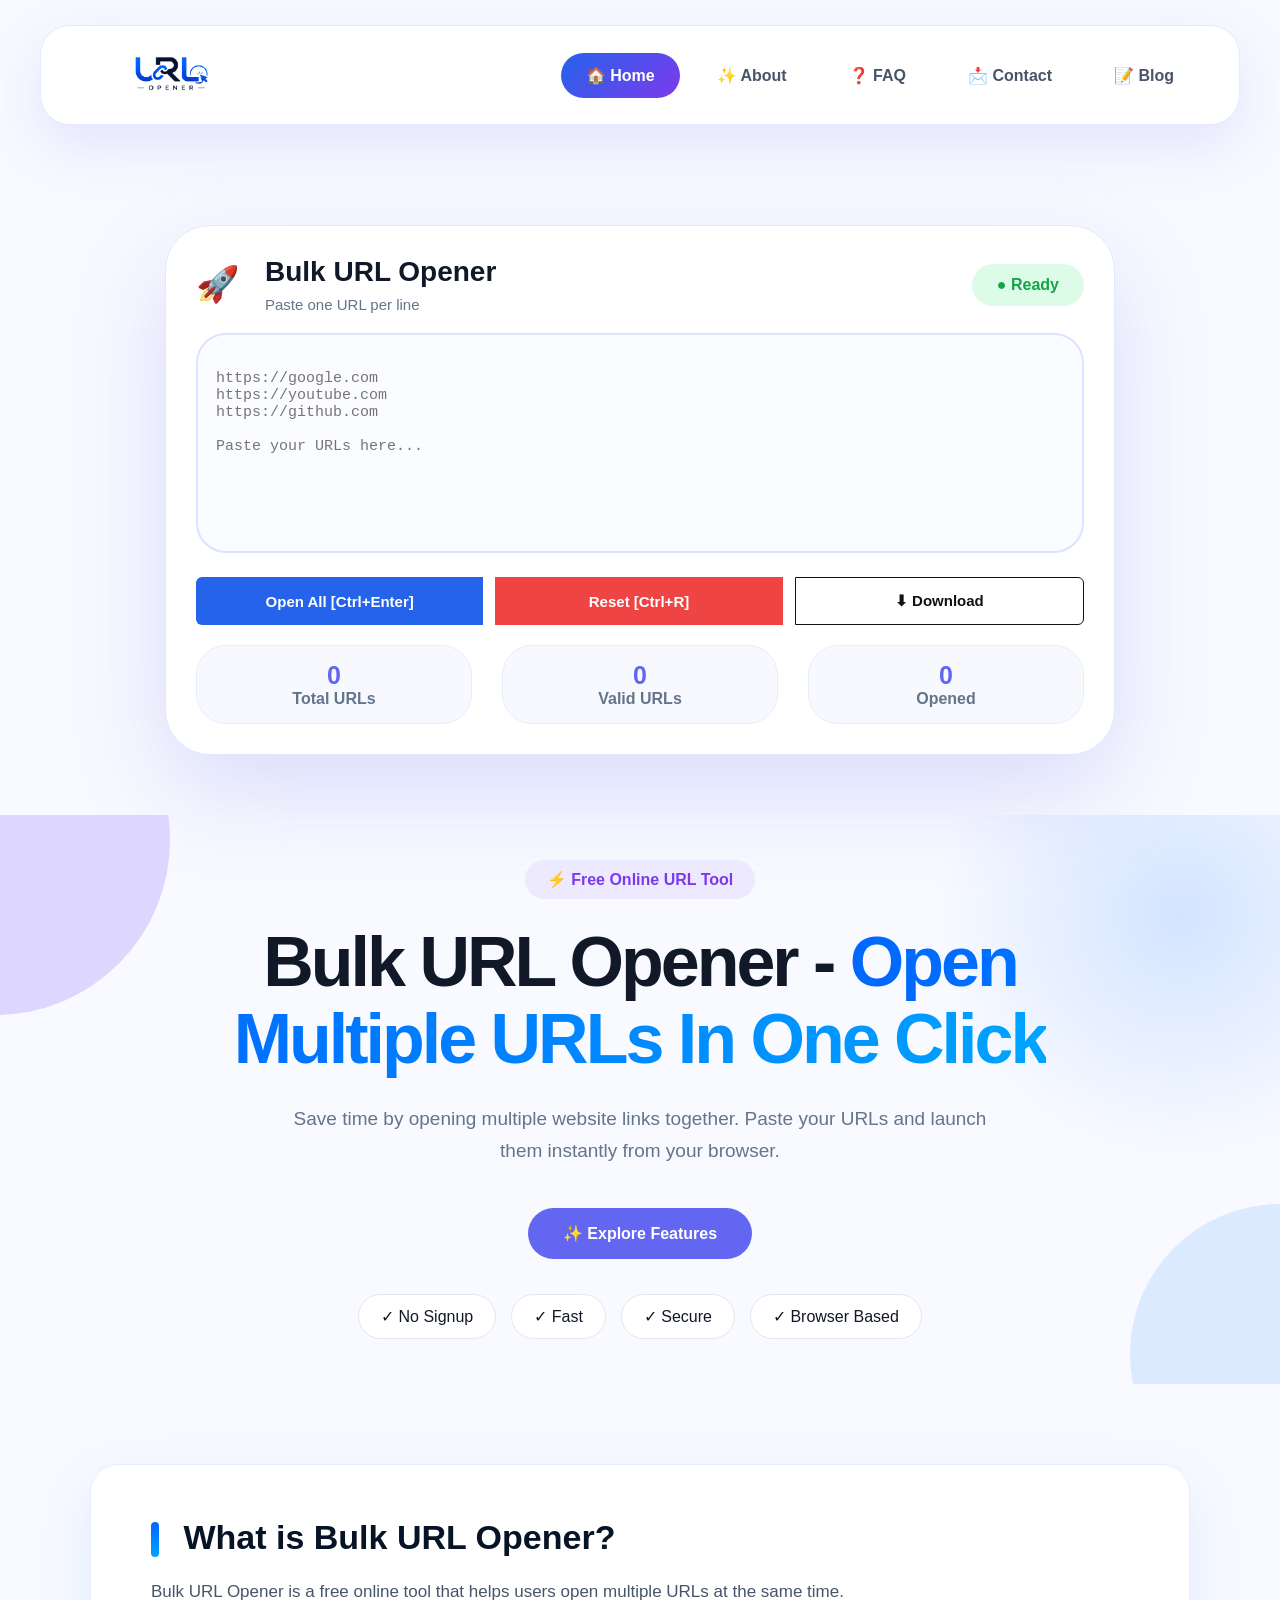
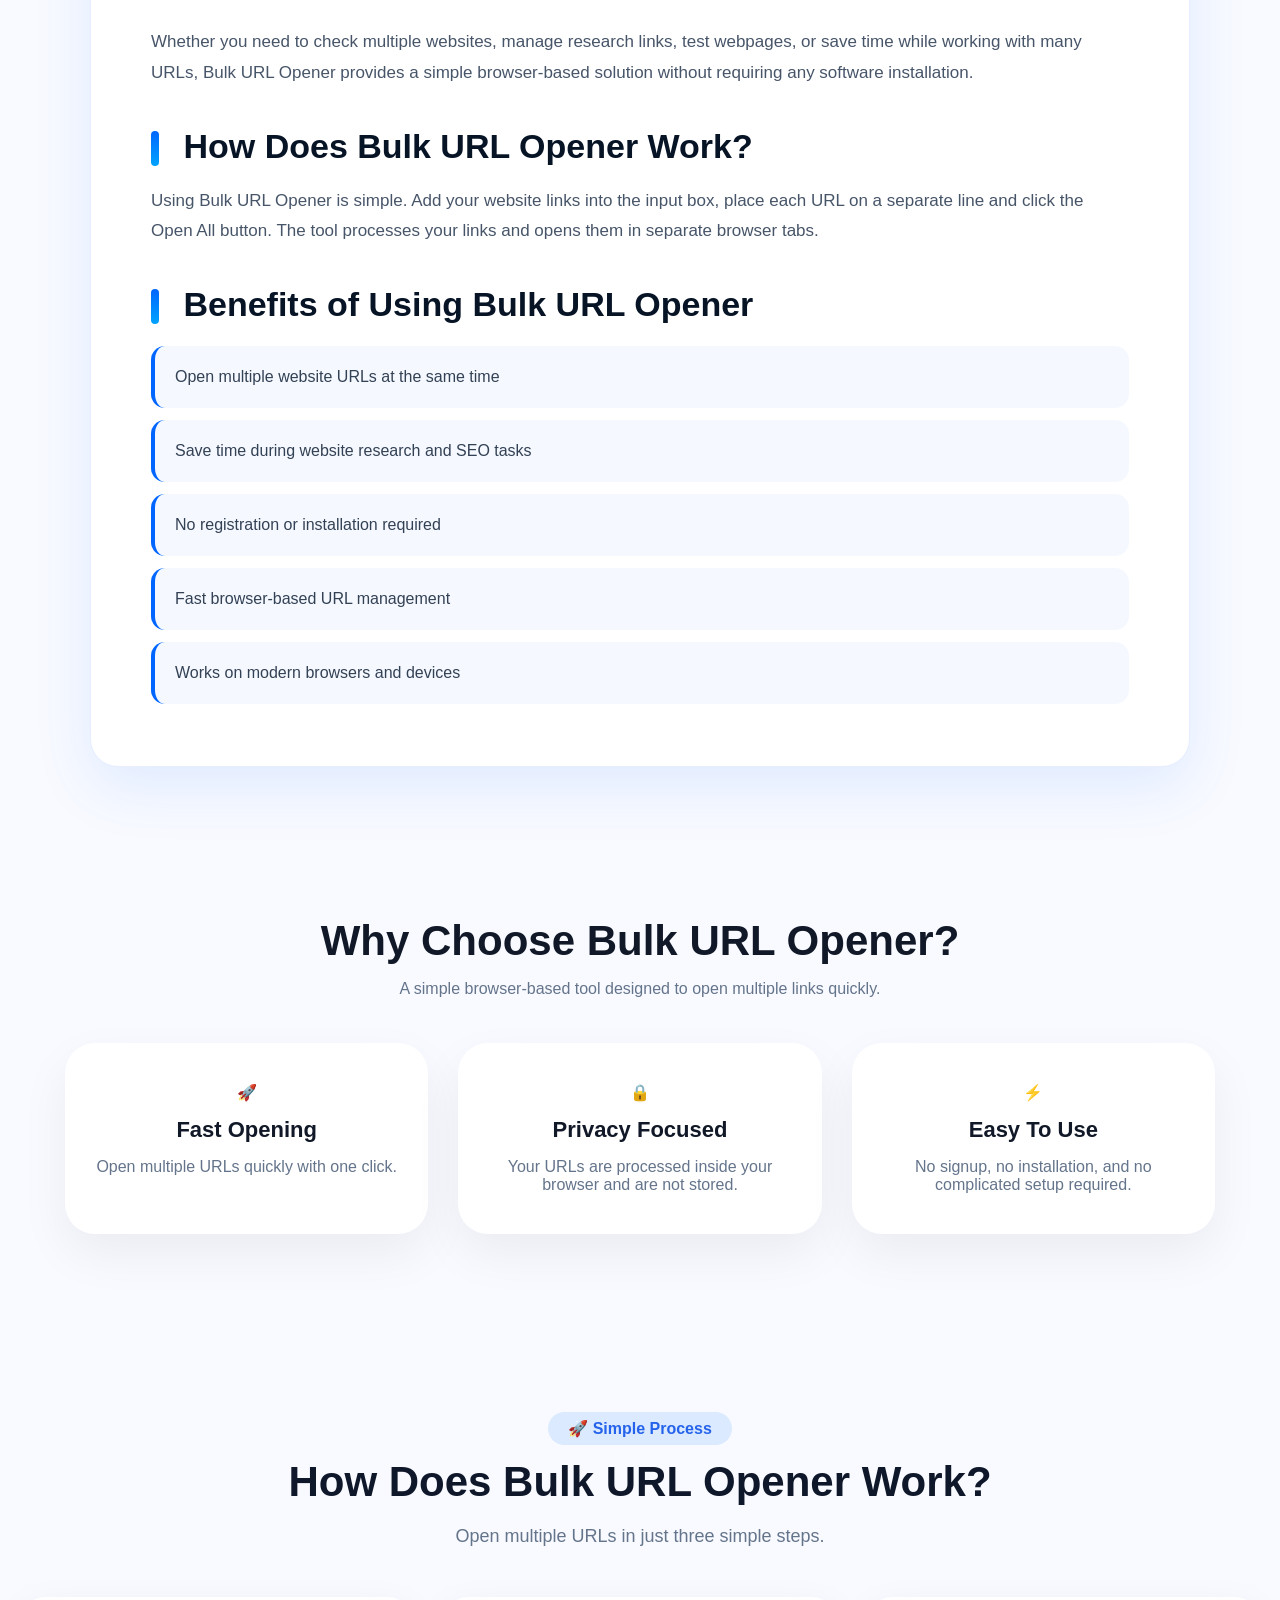
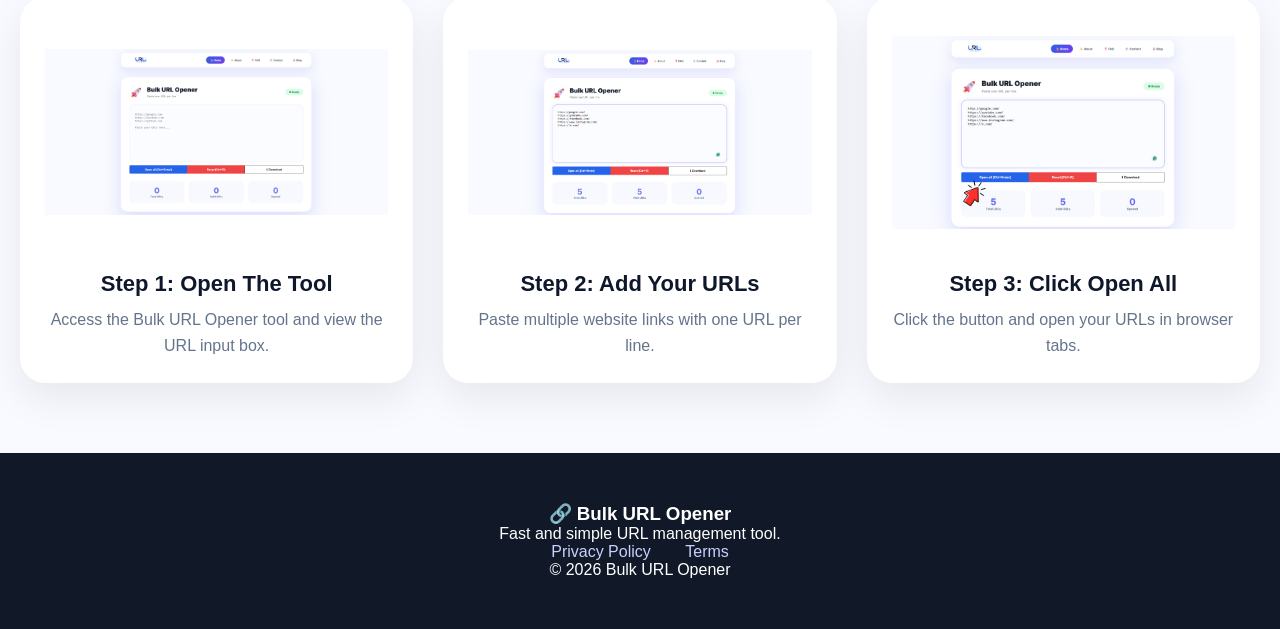
<file: index.html>
<!DOCTYPE html>
<html lang="en">

<head>

<meta charset="UTF-8">

<meta name="viewport" content="width=device-width, initial-scale=1.0">


<title>
Bulk URL Opener Tool | Open Multiple URLs Instantly
</title>


<meta name="description" content="Bulk URL Opener is a free online tool to open multiple URLs at once. Open multiple links instantly from your browser without installing software.">


<meta name="robots" content="index, follow">


<link rel="canonical" href="https://urlopener.site/">


<link rel="icon" type="image/png" href="favicon.png.png">


<link rel="stylesheet" href="style.css">





<!-- SOFTWARE APPLICATION SCHEMA -->

<script type="application/ld+json">

{
"@context":"https://schema.org",
"@type":"SoftwareApplication",

"name":"Bulk URL Opener",

"url":"https://urlopener.site/",

"description":"Bulk URL Opener is a free online tool that helps users open multiple URLs instantly in their browser.",

"applicationCategory":"UtilityApplication",

"operatingSystem":"Web Browser",

"offers":{

"@type":"Offer",

"price":"0",

"priceCurrency":"USD"

}

}

</script>





<!-- ORGANIZATION SCHEMA -->


<script type="application/ld+json">

{
"@context":"https://schema.org",

"@type":"Organization",

"name":"Bulk URL Opener",

"url":"https://urlopener.site/",

"logo":"https://urlopener.site/favicon.png.png"

}

</script>





<!-- FAQ SCHEMA -->


<script type="application/ld+json">

{
"@context":"https://schema.org",

"@type":"FAQPage",

"mainEntity":[


{

"@type":"Question",

"name":"What is Bulk URL Opener?",

"acceptedAnswer":{

"@type":"Answer",

"text":"Bulk URL Opener is a free online tool that helps users open multiple URLs at once in their browser."

}

},


{

"@type":"Question",

"name":"Is Bulk URL Opener free to use?",

"acceptedAnswer":{

"@type":"Answer",

"text":"Yes, Bulk URL Opener is free to use without registration."

}

},


{

"@type":"Question",

"name":"Are my URLs stored?",

"acceptedAnswer":{

"@type":"Answer",

"text":"No, URLs are processed directly in your browser and are not stored."

}

}


]

}

</script>


</head>





<body>





<!-- HEADER -->


<header class="header">


<div class="header-box">


<a href="index.html" class="logo">

<img src="logo.png.png" alt="Bulk URL Opener Logo">

</a>




<nav>


<a class="active" href="index.html">
🏠 Home
</a>


<a href="about.html">
✨ About
</a>


<a href="faq.html">
❓ FAQ
</a>


<a href="contact.html">
📩 Contact
</a>


<a href="blog.html">
📝 Blog
</a>



</nav>



</div>


</header>









<!-- TOOL SECTION -->


<section class="tool-section">


<div class="tool-card">



<div class="tool-heading">


<div class="tool-title">


<span>
🚀
</span>



<div>

<h2>
Bulk URL Opener
</h2>


<p>
Paste one URL per line
</p>


</div>


</div>




<div class="ready">

● Ready

</div>


</div>







<textarea 
id="urlTextarea"
placeholder="
https://google.com
https://youtube.com
https://github.com

Paste your URLs here..."
></textarea>






<div class="buttons">


<button id="openBtn">

Open All

<span>
[Ctrl+Enter]
</span>

</button>




<button id="clearBtn">

Reset

<span>
[Ctrl+R]
</span>

</button>



</div>







<div class="stats">


<div>

<strong id="totalCount">
0
</strong>


<span>
Total URLs
</span>


</div>




<div>

<strong id="validCount">
0
</strong>


<span>
Valid URLs
</span>


</div>




<div>

<strong id="openedCount">
0
</strong>


<span>
Opened
</span>


</div>



</div>




</div>


</section>









<!-- HERO SECTION -->


<section class="hero">


<div class="circle one"></div>

<div class="circle two"></div>




<div class="hero-content">


<span class="badge">

⚡ Free Online URL Tool

</span>




<h1>

Bulk URL Opener -

<span>

Open Multiple URLs In One Click

</span>


</h1>





<p>

Save time by opening multiple website links together.
Paste your URLs and launch them instantly from your browser.

</p>






<div class="hero-buttons">


<a href="#features" class="primary">

✨ Explore Features

</a>


</div>







<div class="trust">


<span>
✓ No Signup
</span>


<span>
✓ Fast
</span>


<span>
✓ Secure
</span>


<span>
✓ Browser Based
</span>



</div>



</div>


</section>

<!-- SEO CONTENT SECTION -->


<section class="seo-content">


<h2>
What is Bulk URL Opener?
</h2>


<p>

Bulk URL Opener is a free online tool that helps users open multiple URLs at the same time.

</p>



<p>

Whether you need to check multiple websites, manage research links, test webpages, or save time while working with many URLs, Bulk URL Opener provides a simple browser-based solution without requiring any software installation.

</p>





<h2>
How Does Bulk URL Opener Work?
</h2>



<p>

Using Bulk URL Opener is simple. Add your website links into the input box, place each URL on a separate line and click the Open All button. The tool processes your links and opens them in separate browser tabs.

</p>





<h2>
Benefits of Using Bulk URL Opener
</h2>



<ul>


<li>
Open multiple website URLs at the same time
</li>


<li>
Save time during website research and SEO tasks
</li>


<li>
No registration or installation required
</li>


<li>
Fast browser-based URL management
</li>


<li>
Works on modern browsers and devices
</li>


</ul>



</section>









<!-- FEATURES SECTION -->


<section class="features" id="features">



<h2>
Why Choose Bulk URL Opener?
</h2>



<p>

A simple browser-based tool designed to open multiple links quickly.

</p>





<div class="feature-grid">



<div>


🚀


<h3>
Fast Opening
</h3>


<p>

Open multiple URLs quickly with one click.

</p>


</div>







<div>


🔒


<h3>
Privacy Focused
</h3>


<p>

Your URLs are processed inside your browser and are not stored.

</p>


</div>







<div>


⚡


<h3>
Easy To Use
</h3>


<p>

No signup, no installation, and no complicated setup required.

</p>


</div>



</div>



</section>









<!-- HOW IT WORKS -->


<section class="steps">



<div class="work-title">


<span>

🚀 Simple Process

</span>



<h2>

How Does Bulk URL Opener Work?

</h2>



<p>

Open multiple URLs in just three simple steps.

</p>



</div>







<div class="work-grid">





<div class="work-card">


<img src="step1.png" 
alt="Open Bulk URL Opener tool">


<h3>

Step 1: Open The Tool

</h3>


<p>

Access the Bulk URL Opener tool and view the URL input box.

</p>


</div>









<div class="work-card">


<img src="step2.png" 
alt="Add multiple URLs in Bulk URL Opener">


<h3>

Step 2: Add Your URLs

</h3>


<p>

Paste multiple website links with one URL per line.

</p>


</div>









<div class="work-card">


<img src="step3.png.png" 
alt="Click open button to open URLs">


<h3>

Step 3: Click Open All

</h3>


<p>

Click the button and open your URLs in browser tabs.

</p>


</div>




</div>



</section>









<!-- FOOTER -->


<footer>



<h3>

🔗 Bulk URL Opener

</h3>




<p>

Fast and simple URL management tool.

</p>





<div>


<a href="privacy.html">

Privacy Policy

</a>



<a href="terms.html">

Terms

</a>



</div>







<p>

© 2026 Bulk URL Opener

</p>



</footer>








<!-- JAVASCRIPT -->


<script src="script.js"></script>



</body>


</html>
</file>
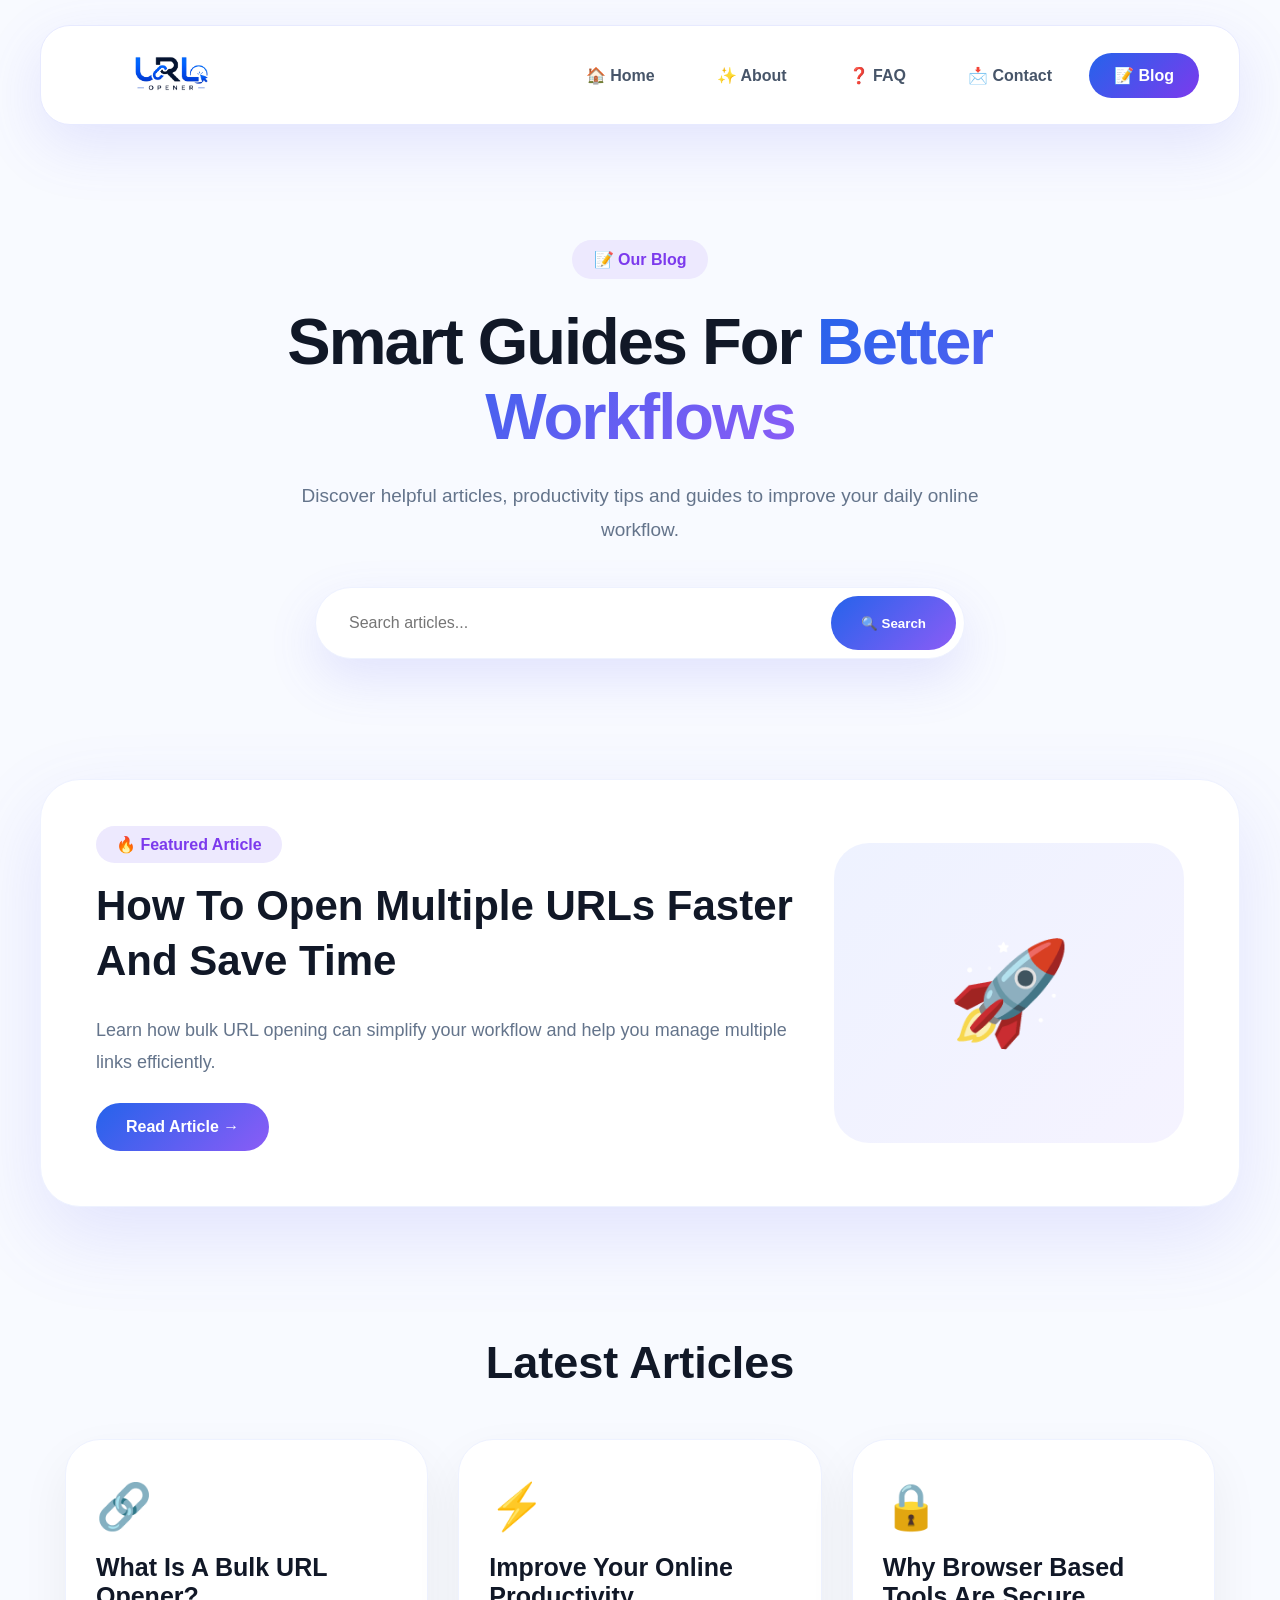
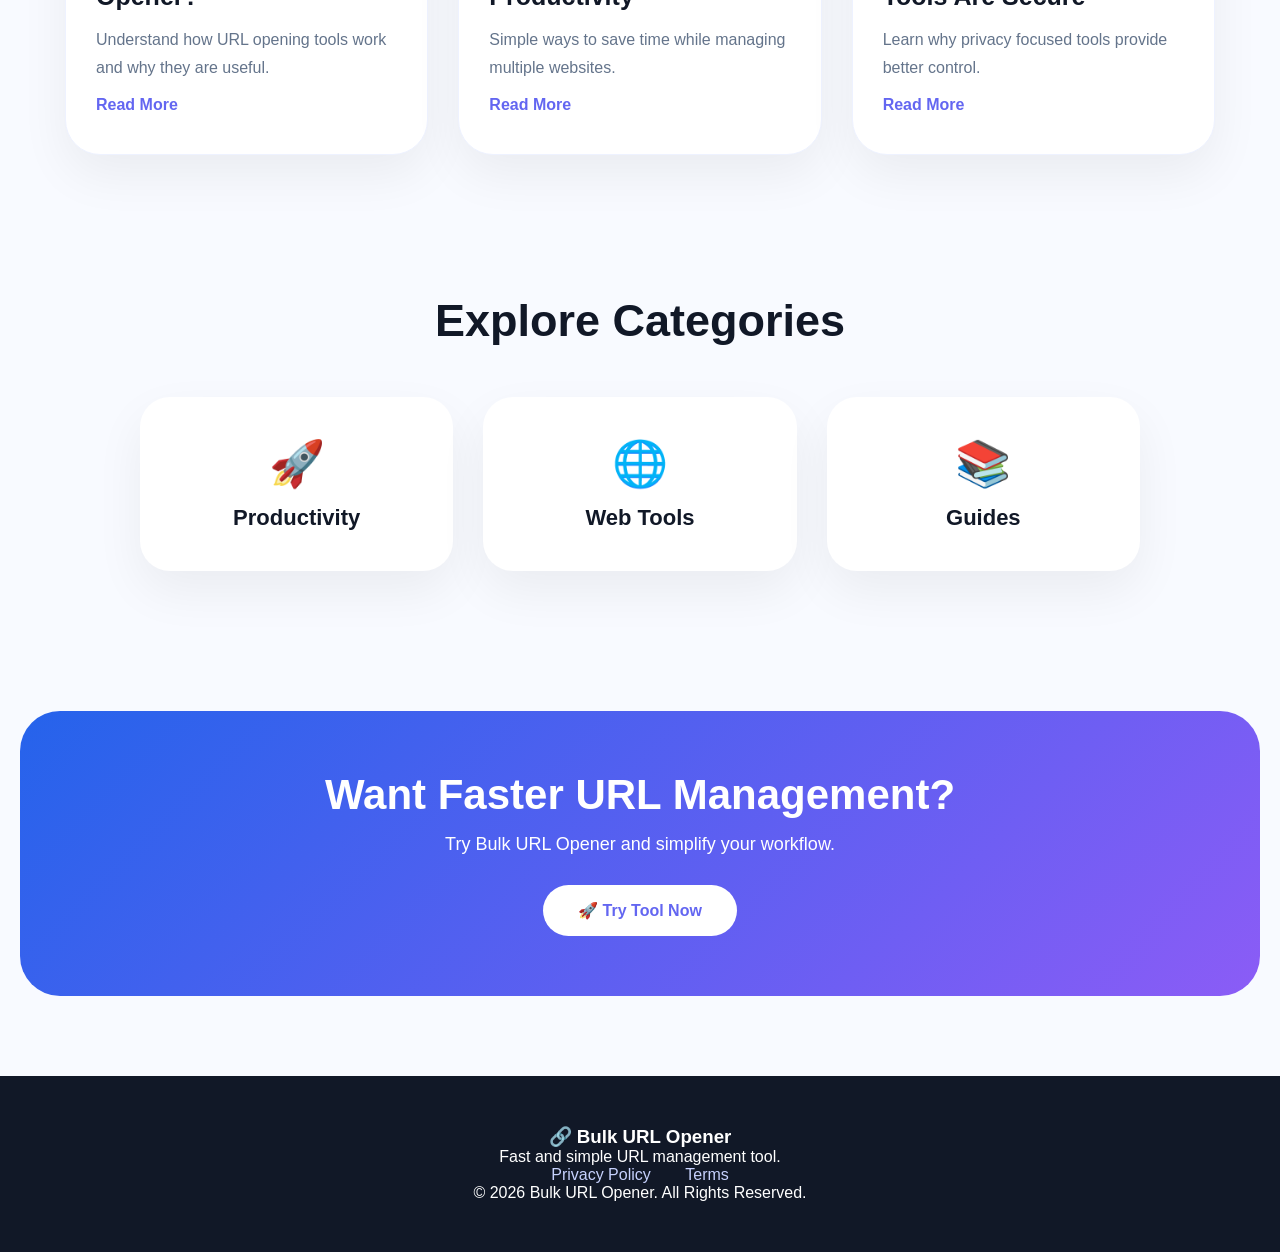
<file: blog.html>
<!DOCTYPE html>
<html lang="en">

<head>

<meta charset="UTF-8">

<meta name="viewport" content="width=device-width, initial-scale=1.0">


<title>
Bulk URL Opener Blog | Tips, Guides & URL Management Insights
</title>


<meta name="description" content="Explore Bulk URL Opener blog for helpful guides, tips and insights about URL management, productivity tools, browser shortcuts and smarter ways to handle multiple links.">

<!-- Open Graph Tags -->

<meta property="og:title" content="Bulk URL Opener | Open Multiple URLs Instantly">

<meta property="og:description" content="Open multiple URLs instantly with our free online Bulk URL Opener tool. Save time by opening multiple links together with one click.">

<meta property="og:url" content="https://urlopener.site/">

<meta property="og:type" content="website">

<meta property="og:image" content="https://urlopener.site/favicon.png.png">



<!-- Twitter Card -->

<meta name="twitter:card" content="summary_large_image">

<meta name="twitter:title" content="Bulk URL Opener | Open Multiple URLs Instantly">

<meta name="twitter:description" content="Open multiple website URLs quickly with our free browser-based URL opener tool.">

<meta name="twitter:image" content="https://urlopener.site/favicon.png.png">

<link rel="icon" type="image/png" href="favicon.png.png">

<link rel="canonical" href="https://urlopener.site/blog">

<link rel="stylesheet" href="style.css">

</head>


<body>


<!-- HEADER -->

<header class="header">


<div class="header-box">


<a href="index.html" class="logo">

<img src="logo.png.png"
alt="Bulk URL Opener">

</a>



<nav>


<a href="index.html">
🏠 Home
</a>


<a href="about.html">
✨ About
</a>

<a href="faq.html">
❓ FAQ
</a>

<a href="contact.html">
📩 Contact
</a>


<a href="blog.html" class="active">
📝 Blog
</a>


</nav>


</div>


</header>










<!-- BLOG HERO -->


<section class="blog-hero">


<span class="badge">

📝 Our Blog

</span>



<h1>

Smart Guides For

<span>

Better Workflows

</span>

</h1>




<p>

Discover helpful articles, productivity tips and guides
to improve your daily online workflow.

</p>






<div class="blog-search">


<input 
type="text"
placeholder="Search articles...">



<button>

🔍 Search

</button>


</div>



</section>









<!-- FEATURED -->


<section class="featured-blog">


<div class="featured-box">


<div class="featured-content">


<span>

🔥 Featured Article

</span>



<h2>

How To Open Multiple URLs Faster And Save Time

</h2>



<p>

Learn how bulk URL opening can simplify your workflow
and help you manage multiple links efficiently.

</p>



<a href="#">

Read Article →

</a>


</div>





<div class="featured-image">


🚀

</div>



</div>


</section>









<!-- LATEST ARTICLES -->


<section class="latest-blog">


<h2>

Latest Articles

</h2>




<div class="article-grid">





<div class="article-card">


<div class="article-icon">

🔗

</div>


<h3>

What Is A Bulk URL Opener?

</h3>


<p>

Understand how URL opening tools work and why they
are useful.

</p>


<a href="#">

Read More

</a>


</div>









<div class="article-card">


<div class="article-icon">

⚡

</div>


<h3>

Improve Your Online Productivity

</h3>


<p>

Simple ways to save time while managing multiple websites.

</p>


<a href="#">

Read More

</a>


</div>









<div class="article-card">


<div class="article-icon">

🔒

</div>


<h3>

Why Browser Based Tools Are Secure

</h3>


<p>

Learn why privacy focused tools provide better control.

</p>


<a href="#">

Read More

</a>


</div>






</div>


</section>









<!-- CATEGORIES -->


<section class="blog-category">


<h2>

Explore Categories

</h2>



<div class="category-grid">


<div>

🚀

<h3>
Productivity
</h3>

</div>




<div>

🌐

<h3>
Web Tools
</h3>

</div>





<div>

📚

<h3>
Guides
</h3>

</div>




</div>


</section>









<!-- CTA -->


<section class="cta-section">


<h2>

Want Faster URL Management?

</h2>


<p>

Try Bulk URL Opener and simplify your workflow.

</p>



<a href="index.html">

🚀 Try Tool Now

</a>



</section>









<!-- FOOTER -->


<footer>


<h3>
🔗 Bulk URL Opener
</h3>


<p>
Fast and simple URL management tool.
</p>



<div>

<a href="privacy.html">
Privacy Policy
</a>


<a href="terms.html">
Terms
</a>


</div>



<p>
© 2026 Bulk URL Opener. All Rights Reserved.
</p>


</footer>



</body>

</html>
</file>
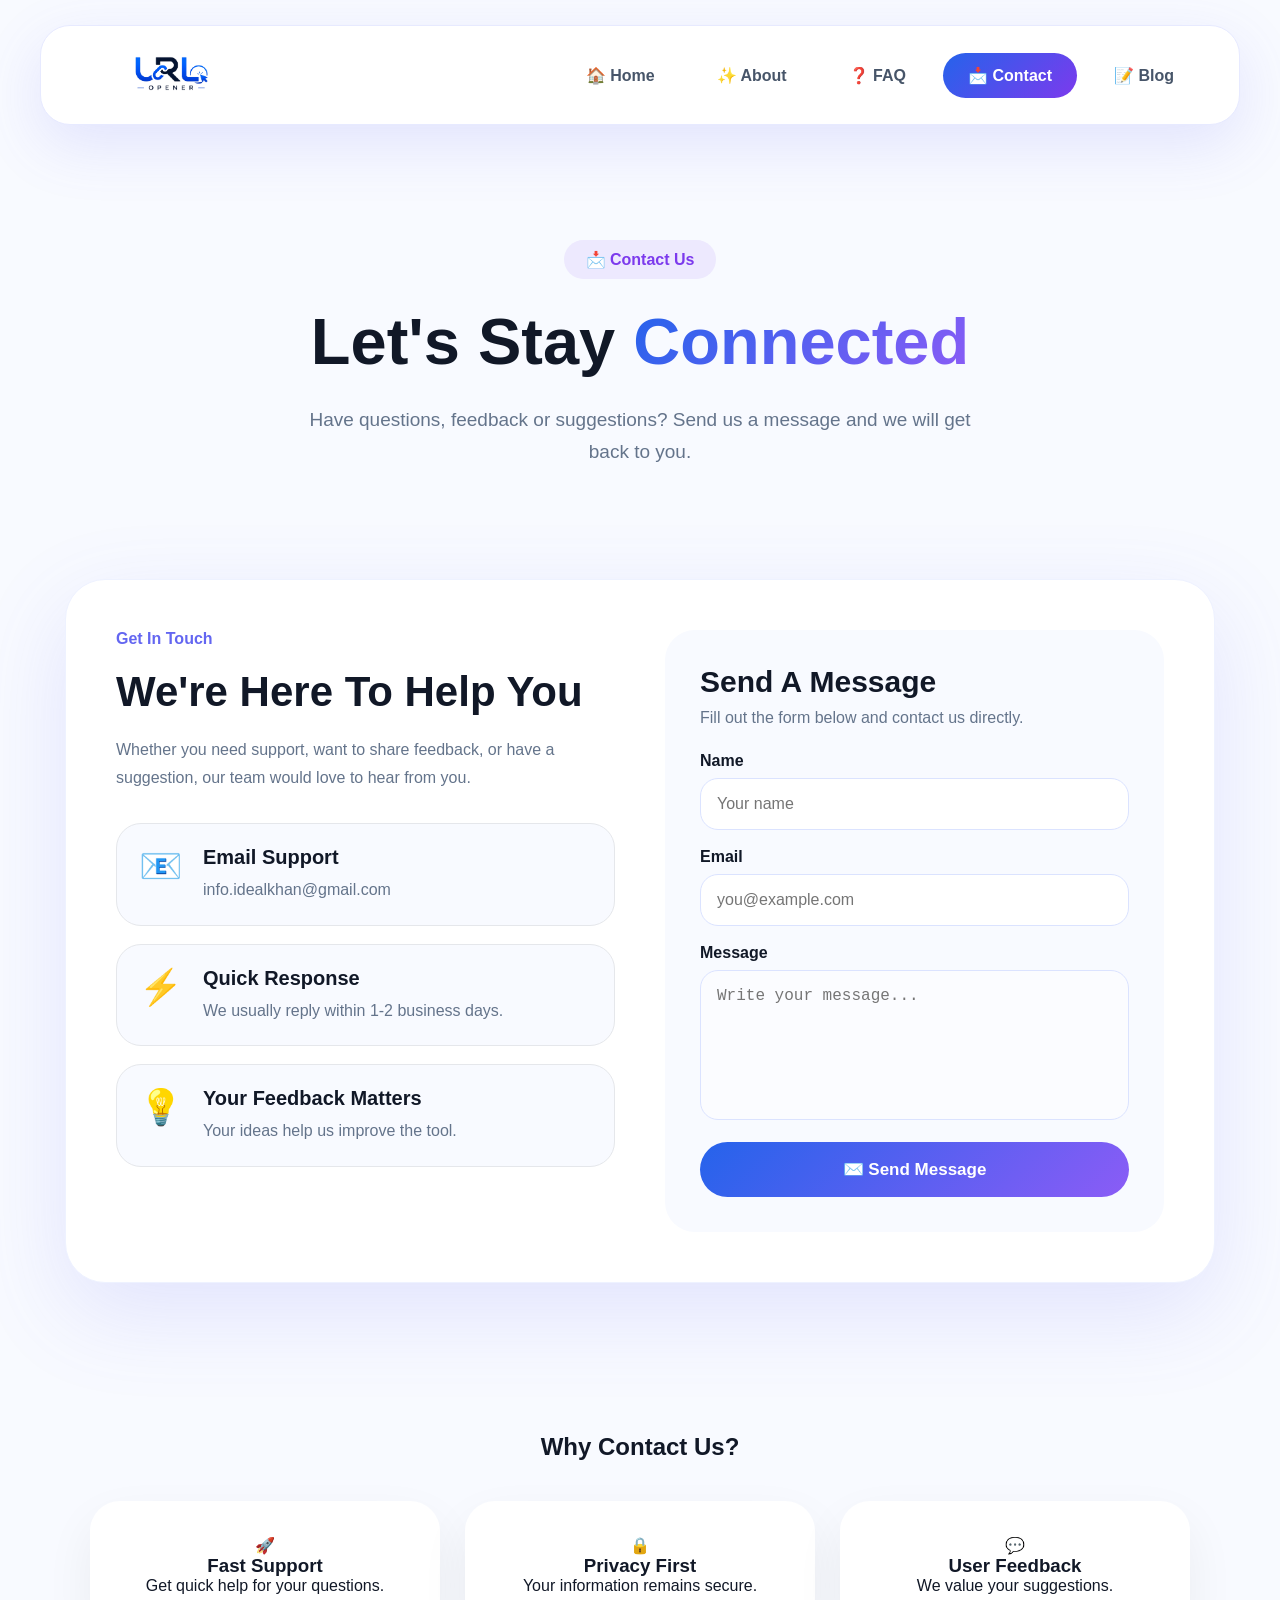
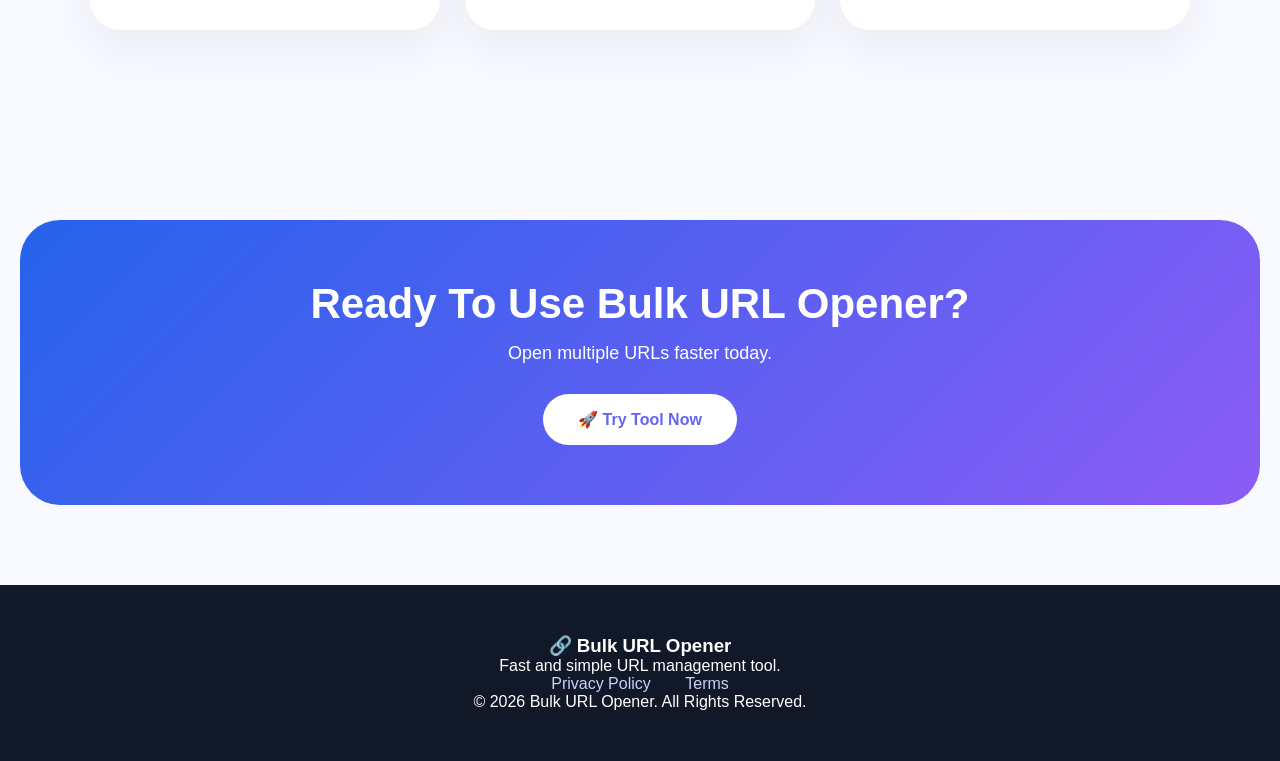
<file: contact.html>
<!DOCTYPE html>
<html lang="en">

<head>

<meta charset="UTF-8">

<meta name="viewport" content="width=device-width, initial-scale=1.0">


<title>
Contact Bulk URL Opener | Get Support & Assistance
</title>


<meta name="description" content="Contact Bulk URL Opener for questions, feedback or support. Get help with our free online URL opener tool and learn more about managing multiple links easily.">

<!-- Open Graph Tags -->

<meta property="og:title" content="Bulk URL Opener | Open Multiple URLs Instantly">

<meta property="og:description" content="Open multiple URLs instantly with our free online Bulk URL Opener tool. Save time by opening multiple links together with one click.">

<meta property="og:url" content="https://urlopener.site/">

<meta property="og:type" content="website">

<meta property="og:image" content="https://urlopener.site/favicon.png.png">



<!-- Twitter Card -->

<meta name="twitter:card" content="summary_large_image">

<meta name="twitter:title" content="Bulk URL Opener | Open Multiple URLs Instantly">

<meta name="twitter:description" content="Open multiple website URLs quickly with our free browser-based URL opener tool.">

<meta name="twitter:image" content="https://urlopener.site/favicon.png.png">

<link rel="icon" type="image/png" href="favicon.png.png">

<link rel="canonical" href="https://urlopener.site/contact">

<link rel="stylesheet" href="style.css">


</head>


<body>



<!-- HEADER -->

<header class="header">


<div class="header-box">


<a href="index.html" class="logo">

<img src="logo.png.png"
alt="Bulk URL Opener Logo">

</a>



<nav>


<a href="index.html">
🏠 Home
</a>



<a href="about.html">
✨ About
</a>

<a href="faq.html">
❓ FAQ
</a>

<a href="contact.html" class="active">
📩 Contact
</a>


<a href="blog.html">
📝 Blog
</a>


</nav>


</div>


</header>









<!-- HERO -->


<section class="contact-hero">


<span class="badge">

📩 Contact Us

</span>



<h1>

Let's Stay

<span>
Connected
</span>

</h1>



<p>

Have questions, feedback or suggestions?
Send us a message and we will get back to you.

</p>


</section>









<!-- CONTACT SECTION -->


<section class="contact-main">


<div class="contact-wrapper">





<!-- LEFT CONTENT -->


<div class="contact-content">


<span class="small-title">

Get In Touch

</span>



<h2>

We're Here To Help You

</h2>



<p>

Whether you need support, want to share feedback,
or have a suggestion, our team would love to hear from you.

</p>








<div class="contact-card">


<div class="contact-icon">
📧
</div>


<div>

<h3>
Email Support
</h3>


<p>
info.idealkhan@gmail.com
</p>


</div>


</div>








<div class="contact-card">


<div class="contact-icon">
⚡
</div>


<div>

<h3>
Quick Response
</h3>


<p>
We usually reply within 1-2 business days.
</p>


</div>


</div>








<div class="contact-card">


<div class="contact-icon">
💡
</div>


<div>

<h3>
Your Feedback Matters
</h3>


<p>
Your ideas help us improve the tool.
</p>


</div>


</div>





</div>









<!-- FORM -->


<div class="contact-form-box">


<h2>
Send A Message
</h2>



<p>
Fill out the form below and contact us directly.
</p>





<form action="https://formspree.io/f/mqpzdell" method="POST">



<label>
Name
</label>


<input 
type="text"
name="name"
placeholder="Your name"
required>





<label>
Email
</label>


<input 
type="email"
name="email"
placeholder="you@example.com"
required>






<label>
Message
</label>


<textarea
name="message"
placeholder="Write your message..."
required></textarea>







<!-- EMAIL SUBJECT -->

<input 
type="hidden"
name="_subject"
value="New Contact Message - Bulk URL Opener">






<!-- REDIRECT AFTER MESSAGE -->

<input 
type="hidden"
name="_next"
value="https://urlopener.site/contact.html">






<!-- REMOVE CAPTCHA -->

<input 
type="hidden"
name="_captcha"
value="false">






<button type="submit">

✉️ Send Message

</button>



</form>




</div>






</div>


</section>









<!-- BENEFITS -->


<section class="contact-benefits">


<h2>

Why Contact Us?

</h2>



<div class="benefit-grid">



<div>

🚀

<h3>
Fast Support
</h3>

<p>
Get quick help for your questions.
</p>

</div>




<div>

🔒

<h3>
Privacy First
</h3>

<p>
Your information remains secure.
</p>

</div>





<div>

💬

<h3>
User Feedback
</h3>

<p>
We value your suggestions.
</p>

</div>



</div>



</section>









<!-- CTA -->


<section class="cta-section">


<h2>

Ready To Use Bulk URL Opener?

</h2>


<p>

Open multiple URLs faster today.

</p>



<a href="index.html">

🚀 Try Tool Now

</a>



</section>









<!-- FOOTER -->


<footer>


<h3>
🔗 Bulk URL Opener
</h3>



<p>
Fast and simple URL management tool.
</p>




<div>


<a href="privacy.html">
Privacy Policy
</a>



<a href="terms.html">
Terms
</a>


</div>




<p>
© 2026 Bulk URL Opener. All Rights Reserved.
</p>



</footer>





</body>

</html>
</file>
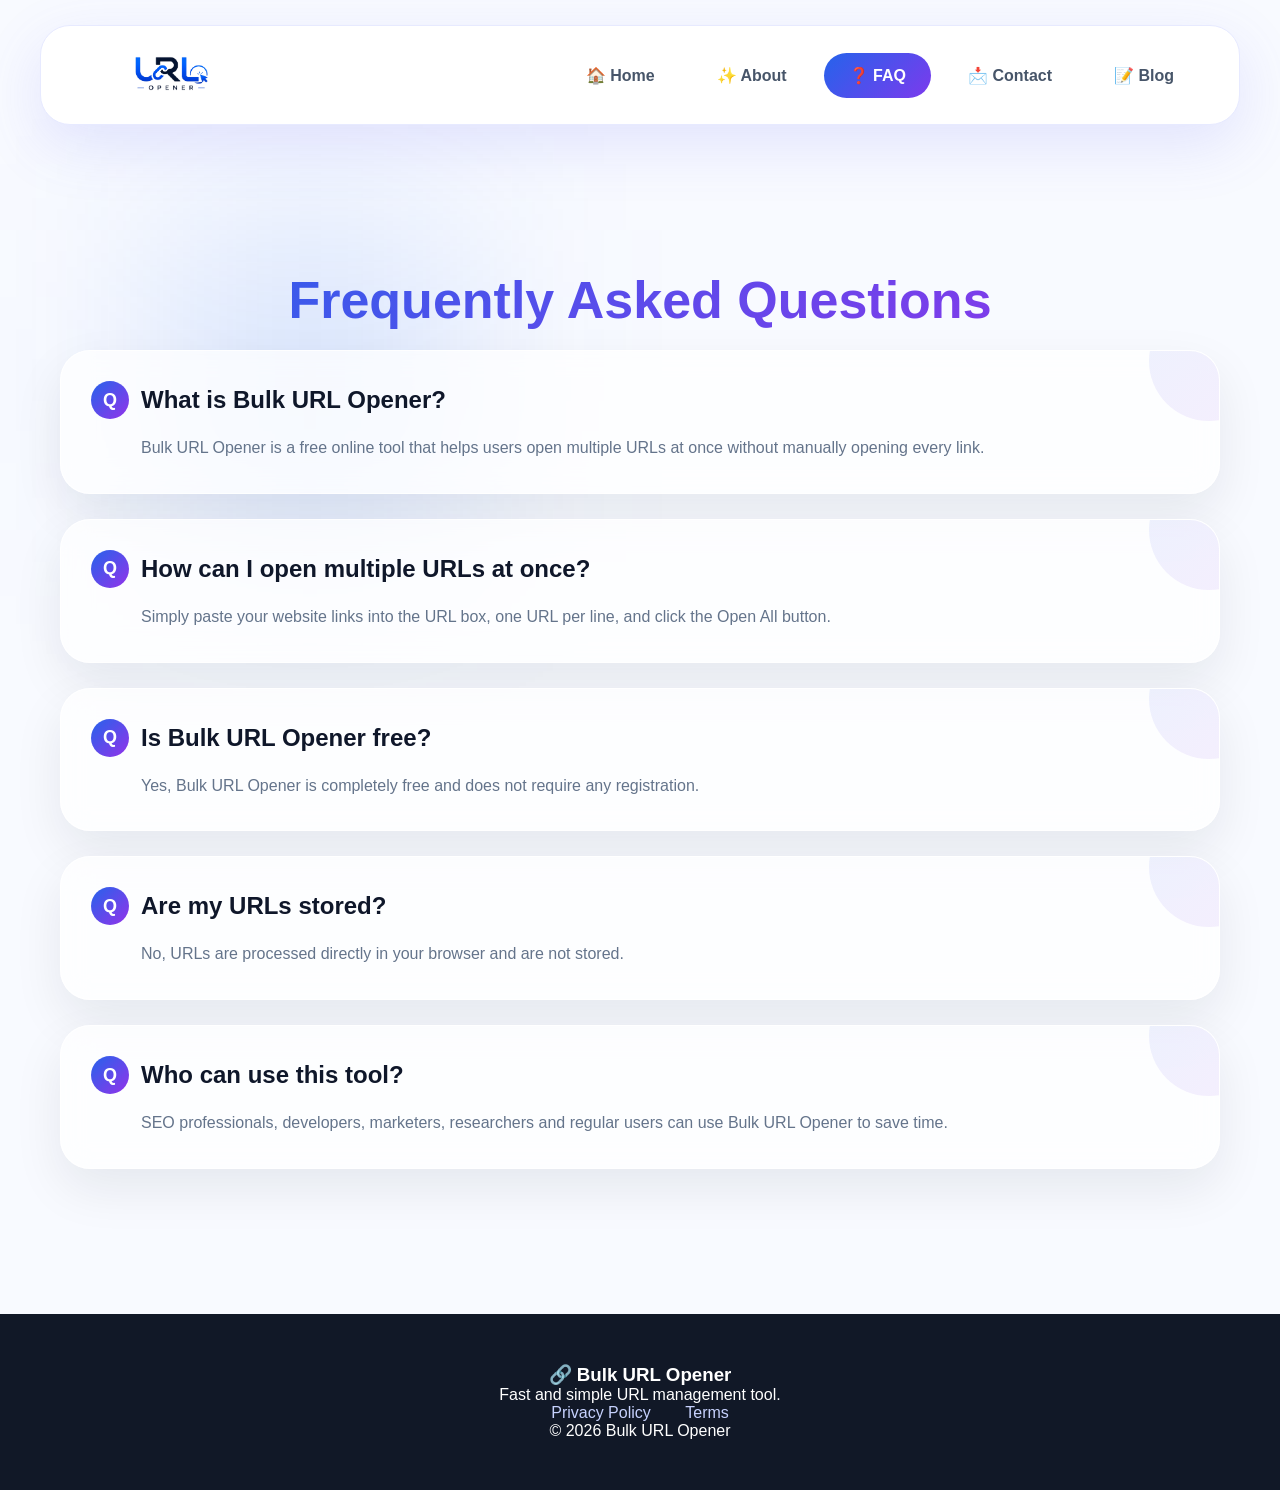
<file: faq.html>
<!DOCTYPE html>
<html lang="en">

<head>

<meta charset="UTF-8">

<meta name="viewport" content="width=device-width, initial-scale=1.0">

<title>
FAQ | Bulk URL Opener - Frequently Asked Questions
</title>


<meta name="description" content="Find answers to common questions about Bulk URL Opener, including how to open multiple URLs, privacy, features and usage.">


<!-- Open Graph Tags -->

<meta property="og:title" content="Bulk URL Opener | Open Multiple URLs Instantly">

<meta property="og:description" content="Open multiple URLs instantly with our free online Bulk URL Opener tool. Save time by opening multiple links together with one click.">

<meta property="og:url" content="https://urlopener.site/">

<meta property="og:type" content="website">

<meta property="og:image" content="https://urlopener.site/favicon.png.png">



<!-- Twitter Card -->

<meta name="twitter:card" content="summary_large_image">

<meta name="twitter:title" content="Bulk URL Opener | Open Multiple URLs Instantly">

<meta name="twitter:description" content="Open multiple website URLs quickly with our free browser-based URL opener tool.">

<meta name="twitter:image" content="https://urlopener.site/favicon.png.png">

<link rel="icon" href="favicon.png.png">

<link rel="canonical" href="https://urlopener.site/faq">

<link rel="stylesheet" href="style.css">

</head>


<body>


<header class="header">

<div class="header-box">


<a href="index.html" class="logo">

<img src="logo.png.png"
alt="Bulk URL Opener Logo">

</a>




<nav>

<a href="index.html">
🏠 Home
</a>


<a href="about.html">
✨ About
</a>


<a class="active" href="faq.html">
❓ FAQ
</a>


<a href="contact.html">
📩 Contact
</a>


<a href="blog.html">
📝 Blog
</a>


</nav>


</div>

</header>







<section class="faq">


<h1>
Frequently Asked Questions
</h1>



<div class="faq-box">


<h2>
What is Bulk URL Opener?
</h2>

<p>
Bulk URL Opener is a free online tool that helps users open multiple URLs at once without manually opening every link.
</p>


</div>





<div class="faq-box">


<h2>
How can I open multiple URLs at once?
</h2>

<p>
Simply paste your website links into the URL box, one URL per line, and click the Open All button.
</p>


</div>





<div class="faq-box">


<h2>
Is Bulk URL Opener free?
</h2>

<p>
Yes, Bulk URL Opener is completely free and does not require any registration.
</p>


</div>





<div class="faq-box">


<h2>
Are my URLs stored?
</h2>

<p>
No, URLs are processed directly in your browser and are not stored.
</p>


</div>





<div class="faq-box">


<h2>
Who can use this tool?
</h2>

<p>
SEO professionals, developers, marketers, researchers and regular users can use Bulk URL Opener to save time.
</p>


</div>



</section>






<!-- FOOTER -->


<footer>


<h3>
🔗 Bulk URL Opener
</h3>


<p>
Fast and simple URL management tool.
</p>



<div>

<a href="privacy.html">
Privacy Policy
</a>


<a href="terms.html">
Terms
</a>


</div>



<p>
© 2026 Bulk URL Opener
</p>


</footer>





<script src="script.js"></script>


</body>


</html>
</file>
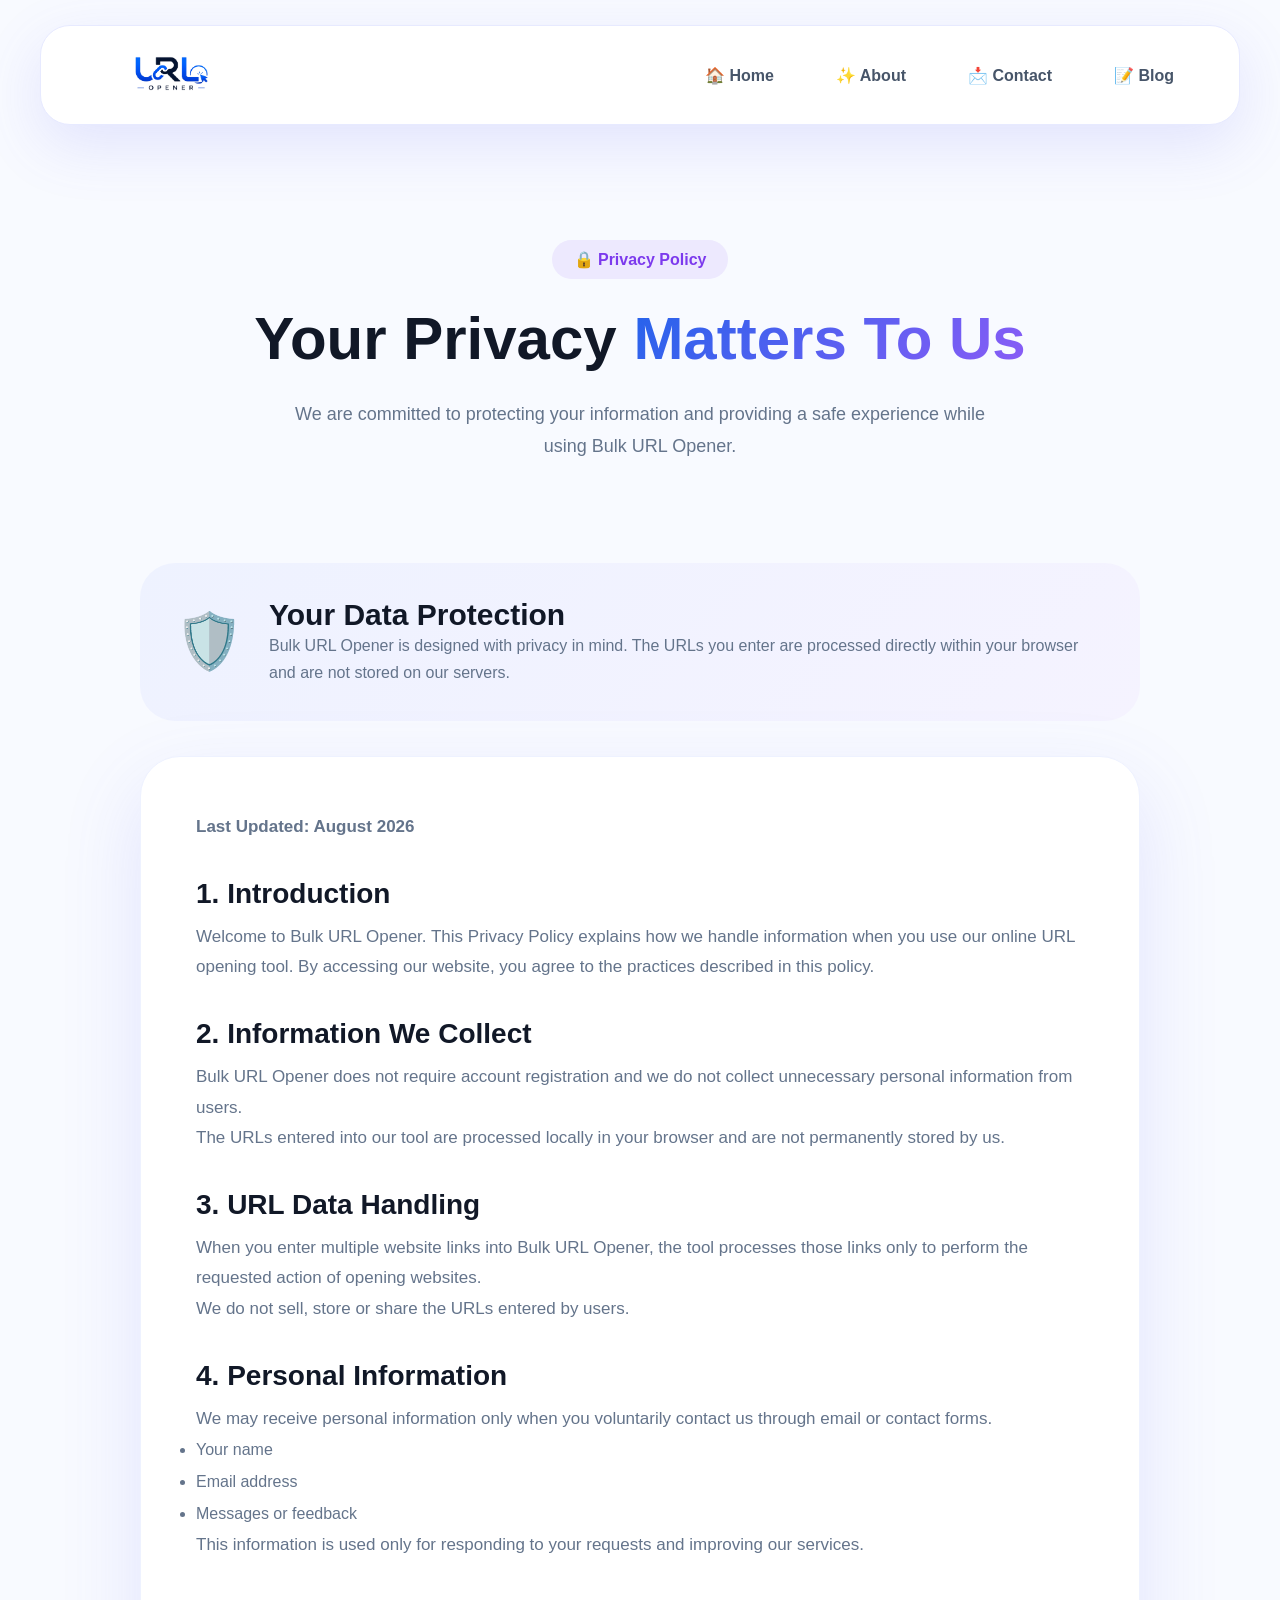
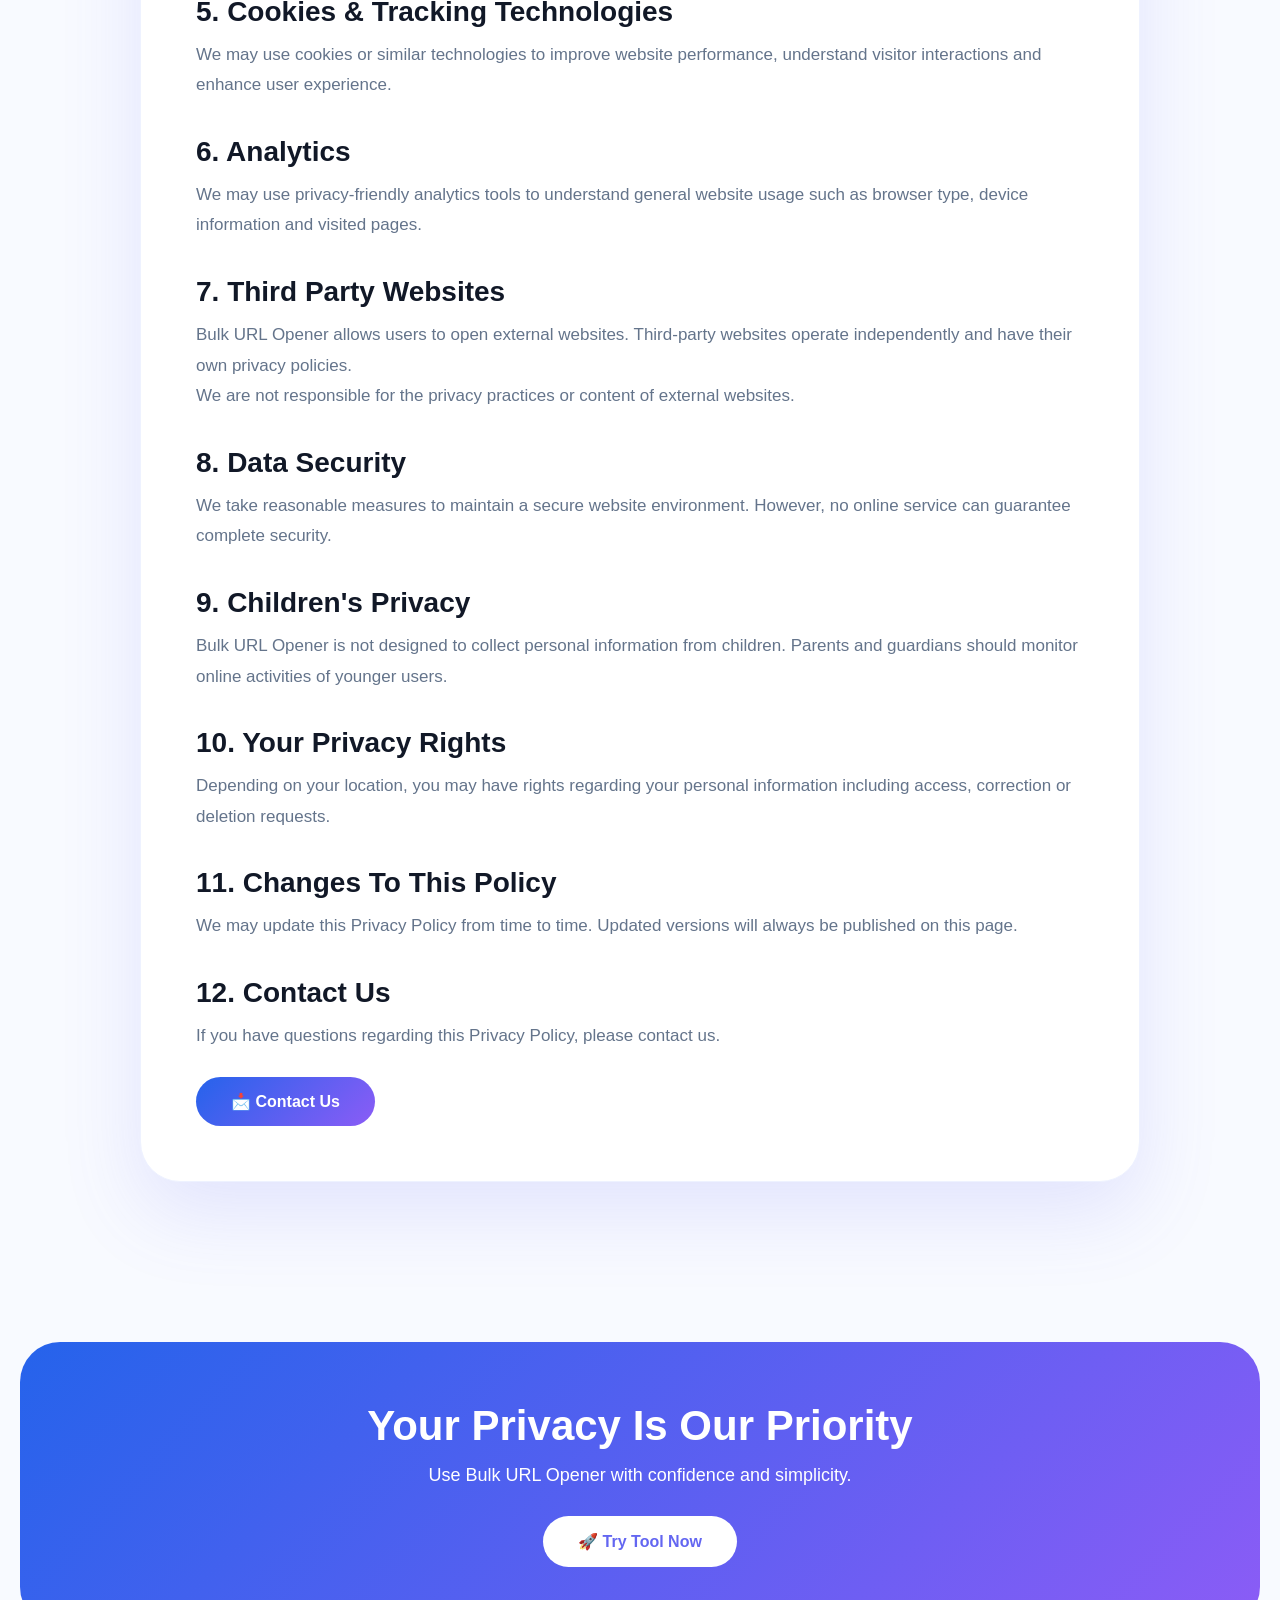
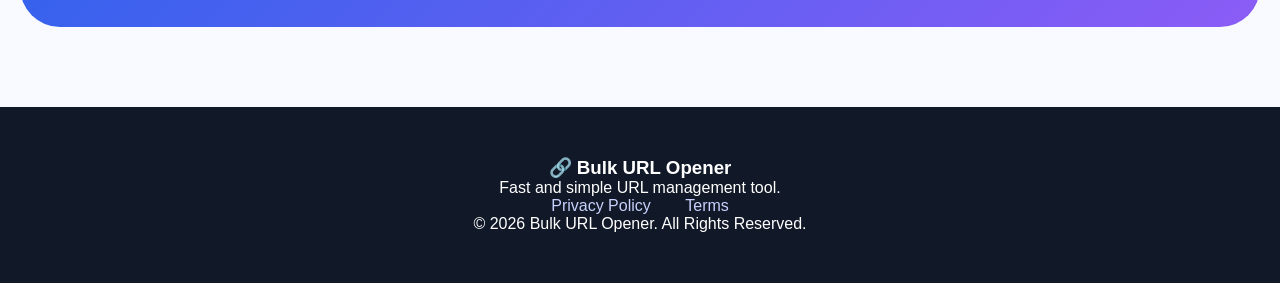
<file: privacy.html>
<!DOCTYPE html>
<html lang="en">

<head>

<meta charset="UTF-8">

<meta name="viewport" content="width=device-width, initial-scale=1.0">


<title>
Privacy Policy | Bulk URL Opener - Data Protection & Privacy
</title>


<meta name="description" content="Read the Bulk URL Opener Privacy Policy to understand how we protect user information, handle data and provide a secure online URL management experience.">

<!-- Open Graph Tags -->

<meta property="og:title" content="Bulk URL Opener | Open Multiple URLs Instantly">

<meta property="og:description" content="Open multiple URLs instantly with our free online Bulk URL Opener tool. Save time by opening multiple links together with one click.">

<meta property="og:url" content="https://urlopener.site/">

<meta property="og:type" content="website">

<meta property="og:image" content="https://urlopener.site/favicon.png">



<!-- Twitter Card -->

<meta name="twitter:card" content="summary_large_image">

<meta name="twitter:title" content="Bulk URL Opener | Open Multiple URLs Instantly">

<meta name="twitter:description" content="Open multiple website URLs quickly with our free browser-based URL opener tool.">

<meta name="twitter:image" content="https://urlopener.site/favicon.png.png">

<link rel="icon" type="image/png" href="favicon.png.png">

<link rel="canonical" href="https://urlopener.site/privacy">

<link rel="stylesheet" href="style.css">


</head>


<body>



<!-- HEADER -->


<header class="header">


<div class="header-box">


<a href="index.html" class="logo">

<img src="logo.png.png"
alt="Bulk URL Opener Logo">

</a>



<nav>


<a href="index.html">
🏠 Home
</a>


<a href="about.html">
✨ About
</a>


<a href="contact.html">
📩 Contact
</a>


<a href="blog.html">
📝 Blog
</a>


</nav>


</div>


</header>









<!-- HERO -->


<section class="privacy-hero">


<span class="badge">

🔒 Privacy Policy

</span>




<h1>

Your Privacy

<span>
Matters To Us
</span>

</h1>




<p>

We are committed to protecting your information and providing
a safe experience while using Bulk URL Opener.

</p>


</section>









<!-- PRIVACY CONTENT -->


<section class="privacy-section">


<div class="privacy-container">





<div class="privacy-card">


<div class="privacy-icon">
🛡️
</div>


<div>


<h2>
Your Data Protection
</h2>


<p>

Bulk URL Opener is designed with privacy in mind.
The URLs you enter are processed directly within your browser
and are not stored on our servers.

</p>


</div>


</div>









<div class="privacy-box">


<p class="updated">

Last Updated: August 2026

</p>





<h2>
1. Introduction
</h2>


<p>

Welcome to Bulk URL Opener. This Privacy Policy explains how
we handle information when you use our online URL opening tool.
By accessing our website, you agree to the practices described
in this policy.

</p>







<h2>
2. Information We Collect
</h2>


<p>

Bulk URL Opener does not require account registration and we
do not collect unnecessary personal information from users.

</p>


<p>

The URLs entered into our tool are processed locally in your
browser and are not permanently stored by us.

</p>







<h2>
3. URL Data Handling
</h2>


<p>

When you enter multiple website links into Bulk URL Opener,
the tool processes those links only to perform the requested
action of opening websites.

</p>


<p>

We do not sell, store or share the URLs entered by users.

</p>







<h2>
4. Personal Information
</h2>


<p>

We may receive personal information only when you voluntarily
contact us through email or contact forms.

</p>


<ul>

<li>
Your name
</li>

<li>
Email address
</li>

<li>
Messages or feedback
</li>


</ul>



<p>

This information is used only for responding to your requests
and improving our services.

</p>








<h2>
5. Cookies & Tracking Technologies
</h2>


<p>

We may use cookies or similar technologies to improve website
performance, understand visitor interactions and enhance user
experience.

</p>







<h2>
6. Analytics
</h2>


<p>

We may use privacy-friendly analytics tools to understand
general website usage such as browser type, device information
and visited pages.

</p>







<h2>
7. Third Party Websites
</h2>


<p>

Bulk URL Opener allows users to open external websites.
Third-party websites operate independently and have their own
privacy policies.

</p>


<p>

We are not responsible for the privacy practices or content
of external websites.

</p>







<h2>
8. Data Security
</h2>


<p>

We take reasonable measures to maintain a secure website
environment. However, no online service can guarantee
complete security.

</p>







<h2>
9. Children's Privacy
</h2>


<p>

Bulk URL Opener is not designed to collect personal information
from children. Parents and guardians should monitor online
activities of younger users.

</p>







<h2>
10. Your Privacy Rights
</h2>


<p>

Depending on your location, you may have rights regarding
your personal information including access, correction or
deletion requests.

</p>







<h2>
11. Changes To This Policy
</h2>


<p>

We may update this Privacy Policy from time to time.
Updated versions will always be published on this page.

</p>







<h2>
12. Contact Us
</h2>


<p>

If you have questions regarding this Privacy Policy, please
contact us.

</p>



<a href="contact.html" class="privacy-btn">

📩 Contact Us

</a>



</div>


</div>


</section>









<!-- CTA -->


<section class="cta-section">


<h2>

Your Privacy Is Our Priority

</h2>


<p>

Use Bulk URL Opener with confidence and simplicity.

</p>



<a href="index.html#url-tool">

🚀 Try Tool Now

</a>



</section>









<footer>


<h3>

🔗 Bulk URL Opener

</h3>


<p>

Fast and simple URL management tool.

</p>


<div>

<a href="privacy.html">
Privacy Policy
</a>


<a href="terms.html">
Terms
</a>


</div>


<p>
© 2026 Bulk URL Opener. All Rights Reserved.
</p>


</footer>



</body>

</html>
</file>
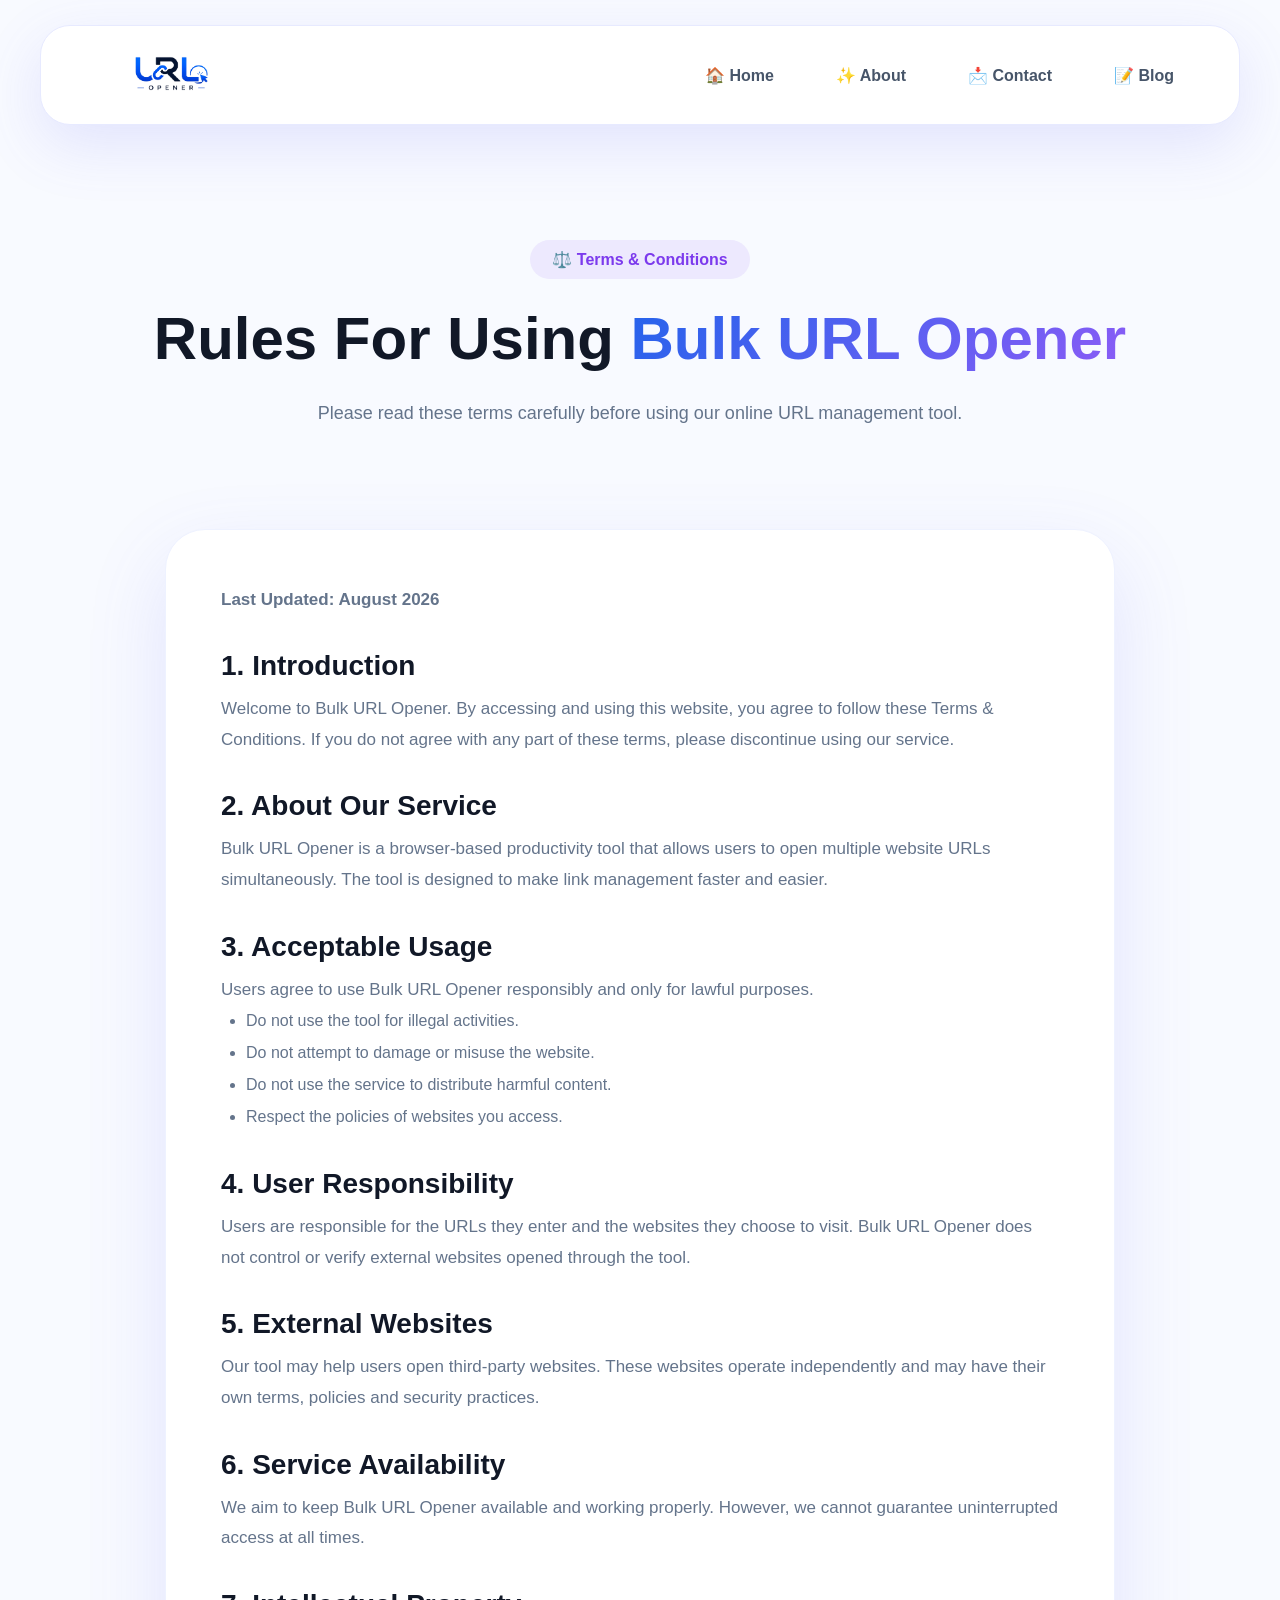
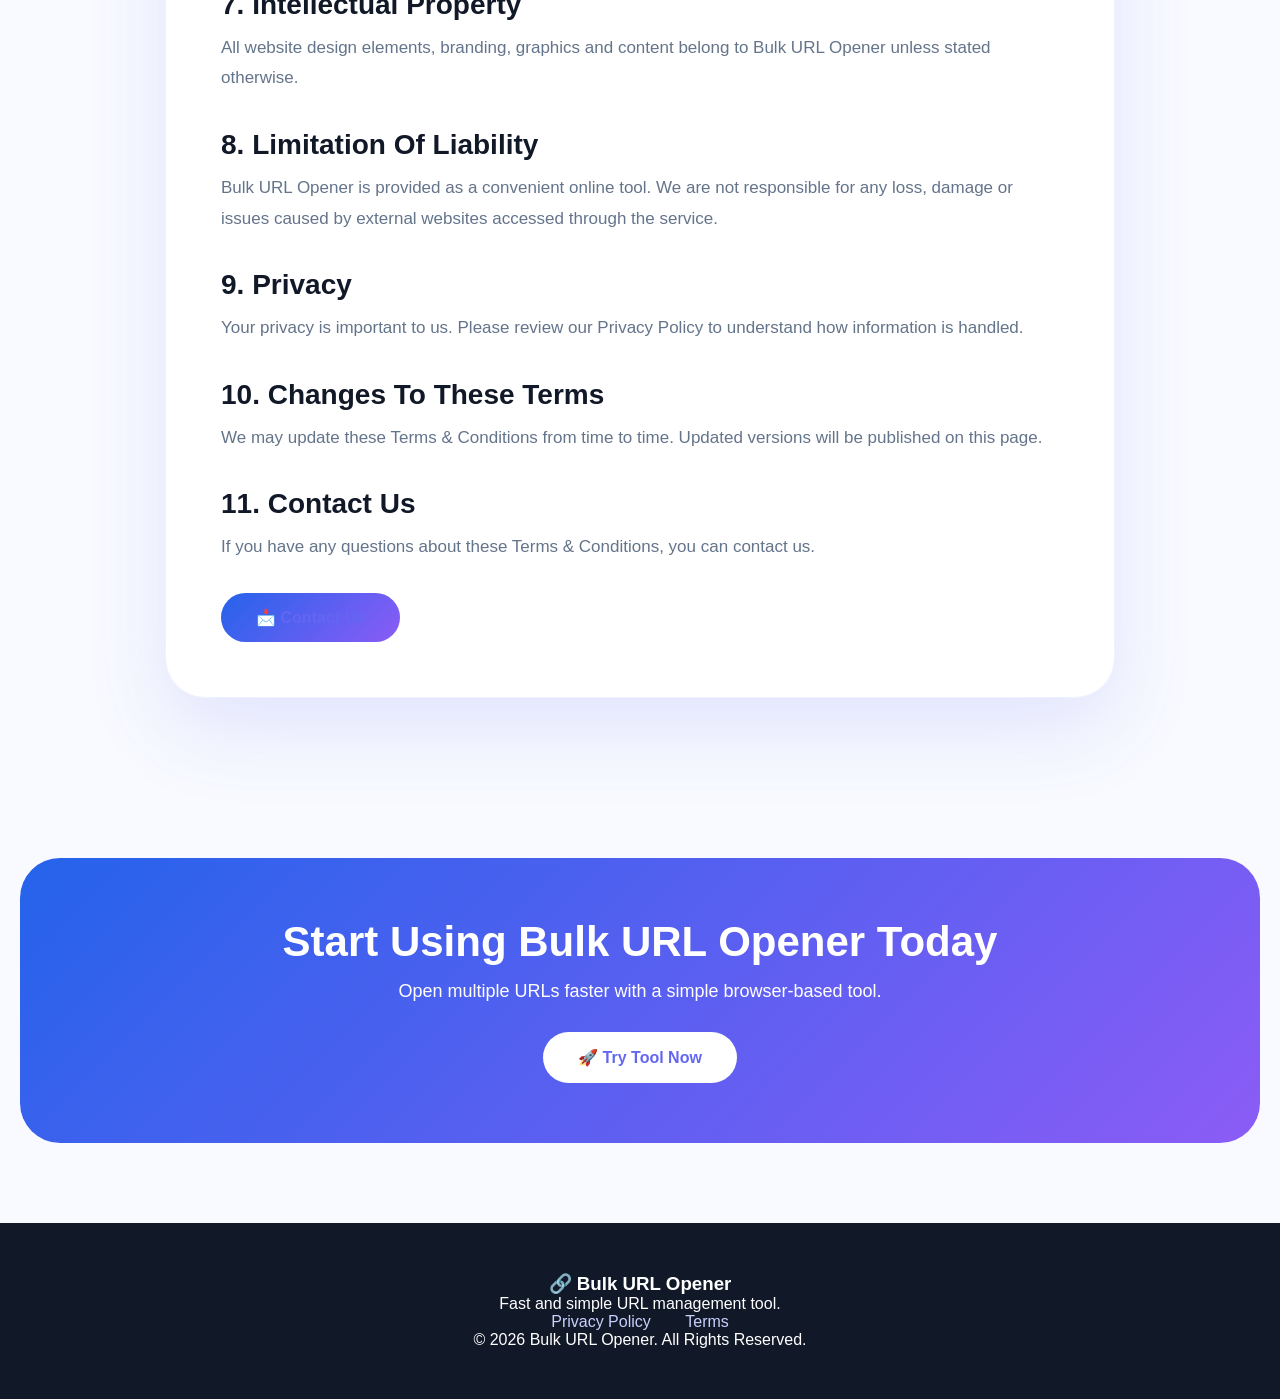
<file: terms.html>
<!DOCTYPE html>
<html lang="en">

<head>

<meta charset="UTF-8">

<meta name="viewport" content="width=device-width, initial-scale=1.0">


<title>
Terms & Conditions | Bulk URL Opener - Usage Guidelines
</title>


<meta name="description" content="Read the Terms & Conditions of Bulk URL Opener to understand the rules, usage guidelines, responsibilities and policies for using our free online URL management tool.">

<!-- Open Graph Tags -->

<meta property="og:title" content="Bulk URL Opener | Open Multiple URLs Instantly">

<meta property="og:description" content="Open multiple URLs instantly with our free online Bulk URL Opener tool. Save time by opening multiple links together with one click.">

<meta property="og:url" content="https://urlopener.site/">

<meta property="og:type" content="website">

<meta property="og:image" content="https://urlopener.site/favicon.png.png">



<!-- Twitter Card -->

<meta name="twitter:card" content="summary_large_image">

<meta name="twitter:title" content="Bulk URL Opener | Open Multiple URLs Instantly">

<meta name="twitter:description" content="Open multiple website URLs quickly with our free browser-based URL opener tool.">

<meta name="twitter:image" content="https://urlopener.site/favicon.png.png">

<link rel="icon" type="image/png" href="favicon.png.png">

<link rel="canonical" href="https://urlopener.site/terms">

<link rel="stylesheet" href="style.css">


</head>


<body>



<!-- HEADER -->

<header class="header">


<div class="header-box">


<a href="index.html" class="logo">

<img src="logo.png.png"
alt="Bulk URL Opener Logo">

</a>



<nav>


<a href="index.html">
🏠 Home
</a>


<a href="about.html">
✨ About
</a>


<a href="contact.html">
📩 Contact
</a>


<a href="blog.html">
📝 Blog
</a>


</nav>


</div>


</header>









<!-- HERO -->


<section class="legal-hero">


<span class="badge">

⚖️ Terms & Conditions

</span>



<h1>

Rules For Using

<span>
Bulk URL Opener
</span>

</h1>



<p>

Please read these terms carefully before using our online URL
management tool.

</p>


</section>









<!-- TERMS CONTENT -->


<section class="legal-content">


<div class="legal-box">



<p class="update">

Last Updated: August 2026

</p>







<h2>
1. Introduction
</h2>


<p>

Welcome to Bulk URL Opener. By accessing and using this website,
you agree to follow these Terms & Conditions. If you do not agree
with any part of these terms, please discontinue using our service.

</p>








<h2>
2. About Our Service
</h2>


<p>

Bulk URL Opener is a browser-based productivity tool that allows
users to open multiple website URLs simultaneously. The tool is
designed to make link management faster and easier.

</p>








<h2>
3. Acceptable Usage
</h2>


<p>

Users agree to use Bulk URL Opener responsibly and only for
lawful purposes.

</p>


<ul>

<li>
Do not use the tool for illegal activities.
</li>

<li>
Do not attempt to damage or misuse the website.
</li>

<li>
Do not use the service to distribute harmful content.
</li>

<li>
Respect the policies of websites you access.
</li>

</ul>









<h2>
4. User Responsibility
</h2>


<p>

Users are responsible for the URLs they enter and the websites
they choose to visit. Bulk URL Opener does not control or verify
external websites opened through the tool.

</p>









<h2>
5. External Websites
</h2>


<p>

Our tool may help users open third-party websites. These websites
operate independently and may have their own terms, policies and
security practices.

</p>









<h2>
6. Service Availability
</h2>


<p>

We aim to keep Bulk URL Opener available and working properly.
However, we cannot guarantee uninterrupted access at all times.

</p>









<h2>
7. Intellectual Property
</h2>


<p>

All website design elements, branding, graphics and content
belong to Bulk URL Opener unless stated otherwise.

</p>









<h2>
8. Limitation Of Liability
</h2>


<p>

Bulk URL Opener is provided as a convenient online tool. We are
not responsible for any loss, damage or issues caused by external
websites accessed through the service.

</p>









<h2>
9. Privacy
</h2>


<p>

Your privacy is important to us. Please review our Privacy Policy
to understand how information is handled.

</p>









<h2>
10. Changes To These Terms
</h2>


<p>

We may update these Terms & Conditions from time to time.
Updated versions will be published on this page.

</p>









<h2>
11. Contact Us
</h2>


<p>

If you have any questions about these Terms & Conditions,
you can contact us.

</p>



<a href="contact.html" class="legal-btn">

📩 Contact Us

</a>



</div>


</section>









<!-- CTA -->


<section class="cta-section">


<h2>

Start Using Bulk URL Opener Today

</h2>


<p>

Open multiple URLs faster with a simple browser-based tool.

</p>



<a href="index.html#url-tool">

🚀 Try Tool Now

</a>


</section>









<footer>


<h3>
🔗 Bulk URL Opener
</h3>


<p>
Fast and simple URL management tool.
</p>



<div>

<a href="privacy.html">
Privacy Policy
</a>


<a href="terms.html">
Terms
</a>


</div>



<p>
© 2026 Bulk URL Opener. All Rights Reserved.
</p>


</footer>





</body>

</html>
</file>
<file: style.css>
/* =========================
 RESET
========================= */

*{
    margin:0;
    padding:0;
    box-sizing:border-box;
}


body{

    font-family:Inter,Arial,sans-serif;

    background:#f7f9ff;

    color:#111827;

    overflow-x:hidden;

}


a{

    text-decoration:none;

}



/* =========================
 HEADER
========================= */


.header{

    padding:25px 20px;

}



.header-box{


    max-width:1250px;

    height:100px;

    margin:auto;


    background:#ffffff;


    border-radius:30px;


    padding:0 40px;


    display:flex;

    align-items:center;

    justify-content:space-between;



    border:1px solid #e7eaff;


    box-shadow:

    0 20px 60px rgba(99,102,241,.15);



    animation:headerAnim .8s ease;


}





.logo img{


    width:180px;


    height:75px;


    object-fit:contain;


    transition:.4s;


}


.logo img:hover{


    transform:scale(1.08);


}







nav{


    display:flex;


    gap:12px;


}




nav a{


    padding:13px 25px;


    border-radius:50px;


    font-size:16px;


    font-weight:700;


    color:#475569;


    transition:.3s;


}




nav a:hover{


    background:#eef2ff;


    color:#6366f1;


}





nav .active{


    background:

    linear-gradient(
    135deg,
    #2563eb,
    #7c3aed
    );


    color:white;


}









/* =========================
 TOOL SECTION
========================= */


.tool-section{


    padding:35px 20px 20px;


}



.tool-card{


    max-width:1250px;


    margin:auto;


    background:white;


    border-radius:45px;


    padding:55px;


    border:1px solid #e5e7ff;



    box-shadow:

    0 35px 100px rgba(99,102,241,.20);



    animation:toolShow 1s ease;


}





.tool-heading{


    display:flex;


    align-items:center;


    justify-content:space-between;


    margin-bottom:35px;


}





.tool-title{


    display:flex;


    align-items:center;


    gap:25px;


}




.tool-title span{


    font-size:65px;


}





.tool-title h2{


    font-size:40px;


    font-weight:900;


}





.tool-title p{


    margin-top:8px;


    color:#64748b;


    font-size:18px;


}





.ready{


    background:#dcfce7;


    color:#16a34a;


    padding:12px 25px;


    border-radius:50px;


    font-weight:800;


}






textarea{


    width:100%;


    height:380px;


    resize:none;


    border-radius:30px;


    border:2px solid #dbe3ff;


    outline:none;


    padding:35px;


    font-size:18px;


    background:#fbfcff;


    transition:.3s;


}





textarea:focus{


    border-color:#6366f1;


    box-shadow:

    0 0 25px rgba(99,102,241,.15);


}







.tool-buttons{


    display:flex;


    gap:20px;


    margin-top:30px;


}





.tool-buttons button{


    border:none;


    padding:18px 45px;


    border-radius:50px;


    font-size:17px;


    font-weight:800;


    cursor:pointer;


    color:white;


    transition:.3s;


}





#openAllBtn{


    background:

    linear-gradient(
    135deg,
    #2563eb,
    #8b5cf6
    );


}





#clearBtn{


    background:#ef4444;


}





.tool-buttons button:hover{


    transform:translateY(-5px);


}







.stats{


    margin-top:45px;


    display:grid;


    grid-template-columns:repeat(3,1fr);


    gap:30px;


}




.stats div{


    background:#f7f9ff;


    padding:35px;


    text-align:center;


    border-radius:30px;


}





.stats strong{


    display:block;


    font-size:50px;


    color:#6366f1;


}




.stats span{


    color:#64748b;


    font-weight:700;


}










/* =========================
 HERO
========================= */


.hero{


    position:relative;


    padding:45px 20px;


    overflow:hidden;


}



.hero-content{


    max-width:850px;


    text-align:center;


    margin:auto;


    animation:fadeUp .8s ease;


}



.badge{


    display:inline-block;


    padding:10px 25px;


    border-radius:50px;


    background:#ede9fe;


    color:#7c3aed;


    font-weight:800;


}




.hero h1{


    margin-top:25px;


    font-size:70px;


    line-height:1.1;


    letter-spacing:-3px;


}



.hero h1 span{


    color:#6366f1;


}




.hero p{


    margin:25px auto;


    max-width:700px;


    font-size:19px;


    color:#64748b;


    line-height:1.7;


}





.hero-buttons a{


    display:inline-block;


    margin-top:15px;


    padding:16px 35px;


    background:#6366f1;


    color:white;


    border-radius:50px;


    font-weight:800;


}





.trust{


    margin-top:35px;


    display:flex;


    justify-content:center;


    flex-wrap:wrap;


    gap:15px;


}



.trust span{


    background:white;


    border:1px solid #e5e7eb;


    padding:12px 22px;


    border-radius:50px;


}







.circle{


    position:absolute;


    border-radius:50%;


    animation:float 5s infinite alternate;


}



.circle.one{


    width:350px;


    height:350px;


    background:#ddd6fe;


    left:-180px;


    top:-150px;


}




.circle.two{


    width:300px;


    height:300px;


    background:#dbeafe;


    right:-150px;


    bottom:-120px;


}










/* =========================
 FEATURES
========================= */


.features,
.steps{


    padding:70px 20px;


    text-align:center;


}



.features h2,
.steps h2{


    font-size:42px;


}





.features>p{


    margin-top:15px;


    color:#64748b;


}




.feature-grid,
.step-grid{


    max-width:1150px;


    margin:45px auto;


    display:grid;


    grid-template-columns:repeat(3,1fr);


    gap:30px;


}





.feature-grid div,
.step-grid div{


    background:white;


    padding:40px 30px;


    border-radius:30px;


    box-shadow:

    0 20px 50px rgba(0,0,0,.06);


    transition:.4s;


}




.feature-grid div:hover,
.step-grid div:hover{


    transform:translateY(-10px);


}







.feature-grid h3,
.step-grid h3{


    margin:15px 0;


    font-size:22px;


}






.feature-grid p,
.step-grid p{


    color:#64748b;


}








/* =========================
 FOOTER
========================= */


footer{


    background:#111827;


    color:white;


    text-align:center;


    padding:50px 20px;


}



footer a{


    color:#c7d2fe;


    margin:15px;


}









/* =========================
 ANIMATION
========================= */


@keyframes headerAnim{


from{

opacity:0;

transform:translateY(-40px);

}


to{

opacity:1;

transform:translateY(0);

}

}



@keyframes toolShow{


from{

opacity:0;

transform:translateY(60px);

}


to{

opacity:1;

transform:translateY(0);

}

}



@keyframes fadeUp{


from{

opacity:0;

transform:translateY(40px);

}


to{

opacity:1;

transform:translateY(0);

}

}



@keyframes float{


from{

transform:translateY(0);

}


to{

transform:translateY(40px);

}

}








/* =========================
 MOBILE
========================= */


@media(max-width:768px){



.header-box{


height:auto;


flex-direction:column;


gap:20px;


padding:25px;


}



.logo img{

width:150px;

}



nav{

flex-wrap:wrap;

justify-content:center;

}



.tool-card{


padding:25px;


}



.tool-heading{


flex-direction:column;


gap:20px;


}



.tool-title h2{


font-size:28px;


}



textarea{


height:250px;


}



.stats,
.feature-grid,
.step-grid{


grid-template-columns:1fr;


}



.hero h1{


font-size:42px;


}


}

/* =========================
 CONTACT PAGE
========================= */


.contact-hero{


text-align:center;


padding:60px 20px 30px;


}



.contact-hero h1{


font-size:60px;


margin:25px 0;


}



.contact-hero h1 span{


color:#6366f1;


}



.contact-hero p{


font-size:18px;


color:#64748b;


max-width:650px;


margin:auto;


line-height:1.7;


}







.contact-section{


padding:40px 20px 80px;


}




.contact-container{


max-width:1000px;


margin:auto;


background:white;


border-radius:40px;


padding:45px;


display:grid;


grid-template-columns:1fr 1fr;


gap:35px;


box-shadow:

0 35px 90px rgba(99,102,241,.18);


border:1px solid #eef2ff;


animation:toolShow .8s ease;


}








.contact-card{


display:flex;


gap:20px;


align-items:flex-start;


padding:25px;


border-radius:25px;


border:1px solid #e5e7eb;


margin-bottom:18px;


transition:.3s;


}




.contact-card:hover{


transform:translateY(-5px);


box-shadow:

0 15px 35px rgba(99,102,241,.12);


}



.contact-icon{


font-size:28px;


}





.contact-card h3{


font-size:20px;


margin-bottom:8px;


}




.contact-card p{


color:#64748b;


line-height:1.6;


}



.contact-card a{


color:#7c3aed;


font-weight:800;


font-size:17px;


}









.contact-form{


display:flex;


flex-direction:column;


}





.contact-form label{


font-weight:700;


margin-bottom:8px;


color:#475569;


}





.contact-form input,
.contact-form textarea{


width:100%;


padding:18px;


border-radius:20px;


border:1px solid #dbe3ff;


background:#fbfcff;


font-size:16px;


margin-bottom:20px;


outline:none;


}



.contact-form textarea{


height:160px;


resize:none;


}




.contact-form input:focus,
.contact-form textarea:focus{


border-color:#6366f1;


box-shadow:

0 0 20px rgba(99,102,241,.15);


}





.contact-form button{


padding:18px;


border:none;


border-radius:50px;


background:

linear-gradient(
135deg,
#6366f1,
#8b5cf6
);


color:white;


font-size:18px;


font-weight:800;


cursor:pointer;


box-shadow:

0 15px 35px rgba(99,102,241,.35);


transition:.3s;


}



.contact-form button:hover{


transform:translateY(-5px);


}

/* =========================
 BLOG PAGE
========================= */


.blog-hero{

text-align:center;

padding:70px 20px 40px;

}


.blog-hero h1{


font-size:60px;


margin:25px 0;


}



.blog-hero h1 span{


color:#6366f1;


}



.blog-hero p{


max-width:650px;


margin:auto;


font-size:18px;


color:#64748b;


line-height:1.7;


}





.blog-section{


padding:30px 20px 70px;


}




.blog-container{


max-width:1100px;


margin:auto;


background:white;


border-radius:40px;


padding:70px 40px;


box-shadow:

0 30px 80px rgba(99,102,241,.15);


border:1px solid #eef2ff;


}



.empty-blog{


text-align:center;


}



.blog-icon{


font-size:70px;


margin-bottom:25px;


}



.empty-blog h2{


font-size:38px;


margin-bottom:15px;


}



.empty-blog p{


max-width:500px;


margin:auto;


color:#64748b;


line-height:1.7;


}





.categories{


display:flex;


justify-content:center;


gap:15px;


flex-wrap:wrap;


margin-top:30px;


}



.categories span{


background:#f0ebff;


color:#7c3aed;


padding:12px 25px;


border-radius:50px;


font-weight:700;


}







.future-blog{


padding:40px 20px 80px;


text-align:center;


}



.future-blog h2{


font-size:42px;


}




.blog-grid{


max-width:1100px;


margin:40px auto;


display:grid;


grid-template-columns:repeat(3,1fr);


gap:25px;


}





@media(max-width:768px){


.blog-hero h1{


font-size:42px;


}



.blog-grid{


grid-template-columns:1fr;


}


}





@media(max-width:768px){


.contact-container{


grid-template-columns:1fr;


padding:25px;


}



.contact-hero h1{


font-size:42px;


}


}

/* =========================
 PRIVACY PAGE DESIGN
========================= */


body{

margin:0;

font-family:
"Inter",
Arial,
sans-serif;

background:#f8faff;

color:#111827;

}




.legal-hero{

text-align:center;

padding:80px 20px 50px;

}




.badge{

display:inline-block;

background:#ede9fe;

color:#7c3aed;

padding:10px 22px;

border-radius:50px;

font-weight:700;

}



.legal-hero h1{


font-size:60px;

margin:25px 0;

font-weight:800;


}



.legal-hero h1 span{

color:#6366f1;

}



.legal-hero p{

max-width:700px;

margin:auto;

font-size:18px;

line-height:1.7;

color:#64748b;

}







.legal-section{


padding:20px;

}



.legal-box{


max-width:1000px;

margin:auto;


background:white;


padding:55px;


border-radius:35px;


box-shadow:

0 25px 70px rgba(99,102,241,.15);


border:1px solid #eef2ff;


}



.legal-box h2{


font-size:28px;


margin-top:35px;


margin-bottom:12px;


color:#111827;


}



.legal-box p{


font-size:17px;


line-height:1.8;


color:#475569;


}



.legal-box ul{


padding-left:25px;


color:#475569;


line-height:1.8;


}



.legal-box a{


color:#6366f1;

font-weight:700;

}




@media(max-width:768px){


.legal-hero h1{

font-size:40px;

}



.legal-box{

padding:25px;

}


}   

/* =========================
 CUSTOM 404 PAGE
========================= */


.error-section{


min-height:65vh;


display:flex;


justify-content:center;


align-items:center;


padding:50px 20px;


}



.error-box{


background:white;


max-width:650px;


width:100%;


padding:60px 40px;


text-align:center;


border-radius:40px;


box-shadow:

0 35px 90px rgba(99,102,241,.18);


border:1px solid #eef2ff;


animation:errorShow .8s ease;


}





.error-number{


font-size:130px;


font-weight:900;


background:

linear-gradient(
135deg,
#2563eb,
#8b5cf6
);


-webkit-background-clip:text;


color:transparent;


animation:

float404 3s infinite;


}





.error-box h1{


font-size:38px;


margin-bottom:15px;


}





.error-box p{


font-size:18px;


color:#64748b;


line-height:1.7;


margin-bottom:35px;


}





.error-buttons{


display:flex;


justify-content:center;


gap:20px;


flex-wrap:wrap;


}



.error-buttons a{


text-decoration:none;


padding:16px 30px;


border-radius:50px;


font-weight:800;


background:

linear-gradient(
135deg,
#6366f1,
#8b5cf6
);


color:white;


box-shadow:

0 15px 35px rgba(99,102,241,.3);


transition:.3s;


}





.error-buttons a:hover{


transform:translateY(-5px);


}





@keyframes float404{


0%,100%{

transform:translateY(0);

}


50%{

transform:translateY(-15px);

}


}





@keyframes errorShow{


from{

opacity:0;

transform:translateY(40px);

}


to{

opacity:1;

transform:translateY(0);

}


}






@media(max-width:768px){


.error-number{

font-size:90px;

}



.error-box h1{

font-size:30px;

}



}

/* =========================
 PREMIUM ABOUT PAGE
========================= */


/* HERO */

.about-hero{


position:relative;


text-align:center;


padding:90px 20px 70px;


overflow:hidden;


}



.about-hero h1{


font-size:65px;


line-height:1.15;


margin:25px auto;


max-width:900px;


font-weight:900;


letter-spacing:-2px;


}



.about-hero h1 span{


background:

linear-gradient(
135deg,
#2563eb,
#8b5cf6
);


-webkit-background-clip:text;


color:transparent;


}



.about-hero p{


max-width:700px;


margin:25px auto 35px;


font-size:19px;


color:#64748b;


line-height:1.7;


}





.primary-btn{


display:inline-block;


padding:16px 35px;


border-radius:50px;


background:

linear-gradient(
135deg,
#2563eb,
#8b5cf6
);


color:white;


font-weight:800;


box-shadow:

0 15px 35px rgba(99,102,241,.35);


transition:.3s;


}



.primary-btn:hover{


transform:translateY(-5px);


}






.about-shape{


position:absolute;


border-radius:50%;


animation:aboutFloat 6s infinite alternate;


}



.about-shape.one{


width:350px;


height:350px;


background:#ddd6fe;


left:-150px;


top:-120px;


}




.about-shape.two{


width:300px;


height:300px;


background:#dbeafe;


right:-120px;


bottom:-100px;


}









/* STORY SECTION */


.about-section{


padding:70px 20px;


}





.about-container{


max-width:1150px;


margin:auto;


display:grid;


grid-template-columns:1fr 1fr;


gap:50px;


align-items:center;


}





.small-title{


color:#6366f1;


font-weight:800;


}





.about-text h2{


font-size:42px;


margin:20px 0;


}



.about-text p{


color:#64748b;


font-size:17px;


line-height:1.8;


margin-bottom:18px;


}





.about-image{


height:350px;


display:flex;


align-items:center;


justify-content:center;


background:

linear-gradient(
135deg,
#eef2ff,
#f5f3ff
);


border-radius:40px;


}





.floating-card{


background:white;


padding:45px;


border-radius:30px;


text-align:center;


font-size:25px;


font-weight:800;


box-shadow:

0 25px 60px rgba(99,102,241,.18);


animation:floatingCard 4s infinite;


}








/* PROBLEM SOLUTION */


.problem-section{


padding:40px 20px 80px;


}





.problem-grid{


max-width:1000px;


margin:auto;


display:grid;


grid-template-columns:1fr 1fr;


gap:30px;


}





.problem-card,
.solution-card{


background:white;


padding:40px;


border-radius:30px;


box-shadow:

0 20px 50px rgba(0,0,0,.06);


transition:.3s;


}





.problem-card:hover,
.solution-card:hover{


transform:translateY(-8px);


}





.problem-card h3,
.solution-card h3{


font-size:25px;


margin-bottom:15px;


}





.problem-card p,
.solution-card p{


color:#64748b;


line-height:1.7;


}









/* WHY SECTION */


.why-section{


padding:70px 20px;


text-align:center;


}





.why-section h2,
.users-section h2{


font-size:42px;


margin-bottom:45px;


}







.feature-card{


background:white;


padding:40px 30px;


border-radius:30px;


border:1px solid #eef2ff;


box-shadow:

0 20px 50px rgba(99,102,241,.10);


transition:.35s;


}



.feature-card:hover{


transform:translateY(-10px);


}



.feature-card div{


font-size:45px;


margin-bottom:15px;


}







/* USERS */


.users-section{


padding:70px 20px;


text-align:center;


}





.user-grid{


max-width:1100px;


margin:auto;


display:grid;


grid-template-columns:repeat(3,1fr);


gap:25px;


}





.user-grid div{


background:white;


padding:35px;


border-radius:30px;


box-shadow:

0 20px 45px rgba(0,0,0,.06);


transition:.3s;


}




.user-grid div:hover{


transform:translateY(-8px);


}




.user-grid h3{


margin:15px 0;


}




.user-grid p{


color:#64748b;


}









/* TRUST BOX */


.trust-box{


max-width:1000px;


margin:40px auto;


padding:50px;


background:

linear-gradient(
135deg,
#eef2ff,
#f5f3ff
);


border-radius:35px;


text-align:center;


}



.trust-box h2{


font-size:36px;


margin-bottom:15px;


}



.trust-box p{


font-size:18px;


color:#475569;


line-height:1.7;


}








/* CTA */


.cta-section{


margin:80px 20px;


padding:60px 30px;


background:

linear-gradient(
135deg,
#2563eb,
#8b5cf6
);


border-radius:40px;


text-align:center;


color:white;


}





.cta-section h2{


font-size:42px;


margin-bottom:15px;


}




.cta-section p{


font-size:18px;


margin-bottom:30px;


}





.cta-section a{


display:inline-block;


background:white;


color:#6366f1;


padding:16px 35px;


border-radius:50px;


font-weight:800;


}









/* ANIMATION */


@keyframes aboutFloat{


from{

transform:translateY(0);

}


to{

transform:translateY(40px);

}


}



@keyframes floatingCard{


0%,100%{

transform:translateY(0);

}


50%{

transform:translateY(-15px);

}


}







/* MOBILE */


@media(max-width:768px){


.about-hero h1{

font-size:42px;

}



.about-container,
.problem-grid,
.user-grid{


grid-template-columns:1fr;


}



.about-image{


height:280px;


}



.why-section h2,
.users-section h2,
.cta-section h2{


font-size:32px;


}



}

/* =========================
 PREMIUM CONTACT PAGE
========================= */


.contact-hero{

position:relative;

text-align:center;

padding:90px 20px 60px;

overflow:hidden;

}



.contact-hero h1{

font-size:65px;

margin:25px 0;

font-weight:900;

}



.contact-hero h1 span{

background:linear-gradient(
135deg,
#2563eb,
#8b5cf6
);

-webkit-background-clip:text;

color:transparent;

}



.contact-hero p{

max-width:700px;

margin:auto;

font-size:19px;

color:#64748b;

line-height:1.7;

}






.contact-main{

padding:50px 20px 80px;

}




.contact-wrapper{

max-width:1150px;

margin:auto;

display:grid;

grid-template-columns:1fr 1fr;

gap:50px;

background:white;

padding:50px;

border-radius:40px;

box-shadow:

0 30px 90px rgba(99,102,241,.15);

border:1px solid #eef2ff;

}





.small-title{

color:#6366f1;

font-weight:800;

}



.contact-content h2{

font-size:42px;

margin:20px 0;

}



.contact-content>p{

color:#64748b;

line-height:1.8;

margin-bottom:30px;

}






.contact-card{

display:flex;

gap:20px;

padding:22px;

border-radius:25px;

background:#f8faff;

margin-bottom:18px;

transition:.3s;

}



.contact-card:hover{

transform:translateY(-5px);

}





.contact-icon{

font-size:35px;

}





.contact-card p{

color:#64748b;

margin-top:5px;

}








.contact-form-box{

background:#f8faff;

padding:35px;

border-radius:30px;

}




.contact-form-box h2{

font-size:30px;

}




.contact-form-box p{

color:#64748b;

margin:10px 0 25px;

}




.contact-form-box label{

display:block;

font-weight:700;

margin-bottom:8px;

}



.contact-form-box input,
.contact-form-box textarea{


width:100%;

padding:16px;

border-radius:18px;

border:1px solid #dbe3ff;

margin-bottom:18px;

font-size:16px;

outline:none;

}




.contact-form-box textarea{

height:150px;

resize:none;

}



.contact-form-box button{


width:100%;

padding:17px;

border:none;

border-radius:50px;

background:

linear-gradient(
135deg,
#2563eb,
#8b5cf6
);

color:white;

font-weight:800;

font-size:17px;

cursor:pointer;

}





.contact-benefits{

padding:70px 20px;

text-align:center;

}




.benefit-grid{

max-width:1100px;

margin:40px auto;

display:grid;

grid-template-columns:repeat(3,1fr);

gap:25px;

}



.benefit-grid div{

background:white;

padding:35px;

border-radius:30px;

box-shadow:

0 20px 50px rgba(0,0,0,.06);

transition:.3s;

}



.benefit-grid div:hover{

transform:translateY(-10px);

}





@media(max-width:768px){


.contact-wrapper{

grid-template-columns:1fr;

padding:25px;

}


.contact-hero h1{

font-size:42px;

}



.benefit-grid{

grid-template-columns:1fr;

}


}

/* =========================
   PREMIUM BLOG PAGE
========================= */


/* BLOG HERO */

.blog-hero{

position:relative;

padding:90px 20px 70px;

text-align:center;

overflow:hidden;

}




.blog-hero h1{


font-size:65px;


font-weight:900;


letter-spacing:-2px;


margin:25px auto;


max-width:900px;


}



.blog-hero h1 span{


background:

linear-gradient(
135deg,
#2563eb,
#8b5cf6
);


-webkit-background-clip:text;


color:transparent;


}




.blog-hero p{


max-width:700px;


margin:auto;


font-size:19px;


line-height:1.8;


color:#64748b;


}






/* SEARCH BOX */


.blog-search{


max-width:650px;


margin:40px auto 0;


display:flex;


background:white;


padding:8px;


border-radius:50px;


box-shadow:

0 20px 50px rgba(99,102,241,.15);


border:1px solid #eef2ff;


}



.blog-search input{


flex:1;


border:none;


outline:none;


padding:18px 25px;


font-size:16px;


border-radius:50px;


}



.blog-search button{


border:none;


padding:15px 30px;


border-radius:50px;


background:

linear-gradient(
135deg,
#2563eb,
#8b5cf6
);


color:white;


font-weight:800;


cursor:pointer;


}









/* FEATURED ARTICLE */


.featured-blog{


padding:50px 20px;


}



.featured-box{


max-width:1200px;


margin:auto;


display:grid;


grid-template-columns:1fr 350px;


gap:40px;


align-items:center;


padding:55px;


background:white;


border-radius:40px;


box-shadow:

0 30px 80px rgba(99,102,241,.15);


border:1px solid #eef2ff;


}




.featured-content span{


background:#ede9fe;


color:#7c3aed;


padding:10px 20px;


border-radius:50px;


font-weight:800;


}




.featured-content h2{


font-size:42px;


margin:25px 0;


line-height:1.3;


}





.featured-content p{


font-size:18px;


color:#64748b;


line-height:1.8;


}





.featured-content a{


display:inline-block;


margin-top:25px;


padding:15px 30px;


border-radius:50px;


background:

linear-gradient(
135deg,
#2563eb,
#8b5cf6
);


color:white;


font-weight:800;


}




.featured-image{


height:300px;


border-radius:35px;


display:flex;


justify-content:center;


align-items:center;


font-size:100px;


background:

linear-gradient(
135deg,
#eef2ff,
#f5f3ff
);


animation:blogFloat 4s infinite;


}









/* ARTICLES */


.latest-blog{


padding:80px 20px;


text-align:center;


}



.latest-blog h2,
.blog-category h2{


font-size:45px;


margin-bottom:50px;


}




.article-grid{


max-width:1150px;


margin:auto;


display:grid;


grid-template-columns:repeat(3,1fr);


gap:30px;


}





.article-card{


background:white;


padding:40px 30px;


border-radius:35px;


text-align:left;


border:1px solid #eef2ff;


box-shadow:

0 20px 50px rgba(0,0,0,.06);


transition:.35s;


}





.article-card:hover{


transform:translateY(-12px);


box-shadow:

0 30px 70px rgba(99,102,241,.18);


}





.article-icon{


font-size:45px;


margin-bottom:20px;


}




.article-card h3{


font-size:25px;


margin-bottom:15px;


}



.article-card p{


color:#64748b;


line-height:1.7;


}





.article-card a{


color:#6366f1;


font-weight:800;


display:inline-block;


margin-top:15px;


}









/* CATEGORY */


.blog-category{


padding:60px 20px;


text-align:center;


}



.category-grid{


max-width:1000px;


margin:auto;


display:grid;


grid-template-columns:repeat(3,1fr);


gap:30px;


}





.category-grid div{


background:white;


padding:40px;


border-radius:30px;


font-size:45px;


box-shadow:

0 20px 50px rgba(0,0,0,.06);


transition:.3s;


}



.category-grid div:hover{


transform:translateY(-10px);


}



.category-grid h3{


font-size:22px;


margin-top:15px;


}









/* ANIMATION */


@keyframes blogFloat{


0%,100%{


transform:translateY(0);


}


50%{


transform:translateY(-15px);


}


}









/* MOBILE */


@media(max-width:768px){



.blog-hero h1{


font-size:42px;


}




.blog-search{


flex-direction:column;


background:transparent;


box-shadow:none;


border:none;


gap:15px;


}



.blog-search input{


background:white;


}




.featured-box{


grid-template-columns:1fr;


padding:30px;


}




.featured-content h2{


font-size:32px;


}



.article-grid,
.category-grid{


grid-template-columns:1fr;


}



.latest-blog h2,
.blog-category h2{


font-size:32px;


}



}

/* =========================
 TERMS & LEGAL PAGE
========================= */


.legal-hero{

padding:90px 20px 60px;

text-align:center;

}



.legal-hero h1{

font-size:60px;

font-weight:900;

margin:25px 0;

}



.legal-hero h1 span{

background:

linear-gradient(
135deg,
#2563eb,
#8b5cf6
);

-webkit-background-clip:text;

color:transparent;

}



.legal-hero p{

max-width:700px;

margin:auto;

font-size:18px;

color:#64748b;

line-height:1.7;

}





.legal-content{

padding:40px 20px 80px;

}





.legal-box{

max-width:950px;

margin:auto;


background:white;


padding:55px;


border-radius:40px;


box-shadow:

0 30px 80px rgba(99,102,241,.15);


border:1px solid #eef2ff;


}



.update{

color:#6366f1;

font-weight:800;

}





.legal-box h2{


font-size:28px;


margin-top:35px;


margin-bottom:12px;


}



.legal-box p{


font-size:17px;


line-height:1.8;


color:#64748b;


}




.legal-box ul{


color:#64748b;


line-height:2;


padding-left:25px;


}



.legal-btn{


display:inline-block;


margin-top:30px;


padding:15px 35px;


border-radius:50px;


background:

linear-gradient(
135deg,
#2563eb,
#8b5cf6
);


color:white;


font-weight:800;


}




@media(max-width:768px){


.legal-hero h1{

font-size:40px;

}



.legal-box{

padding:30px;

}



.legal-box h2{

font-size:23px;

}



}

/* =========================
 PREMIUM PRIVACY PAGE
========================= */


.privacy-hero{

padding:90px 20px 60px;

text-align:center;

}



.privacy-hero h1{

font-size:60px;

font-weight:900;

margin:25px 0;

}



.privacy-hero h1 span{

background:

linear-gradient(
135deg,
#2563eb,
#8b5cf6
);

-webkit-background-clip:text;

color:transparent;

}



.privacy-hero p{

max-width:700px;

margin:auto;

font-size:18px;

color:#64748b;

line-height:1.8;

}







.privacy-section{

padding:40px 20px 80px;

}



.privacy-container{

max-width:1000px;

margin:auto;

}





.privacy-card{


display:flex;

gap:25px;

align-items:center;


background:

linear-gradient(
135deg,
#eef2ff,
#f5f3ff
);


padding:35px;


border-radius:35px;


margin-bottom:35px;


}



.privacy-icon{


font-size:55px;


}





.privacy-card h2{


font-size:30px;


}



.privacy-card p{


color:#64748b;

line-height:1.7;


}







.privacy-box{


background:white;


padding:55px;


border-radius:40px;


border:1px solid #eef2ff;


box-shadow:

0 30px 80px rgba(99,102,241,.15);


}



.updated{


color:#6366f1;

font-weight:800;

}



.privacy-box h2{


font-size:28px;

margin-top:35px;

margin-bottom:12px;


}



.privacy-box p{


font-size:17px;

line-height:1.8;

color:#64748b;


}



.privacy-box ul{


color:#64748b;

line-height:2;


}




.privacy-btn{


display:inline-block;


margin-top:25px;


padding:15px 35px;


border-radius:50px;


background:

linear-gradient(
135deg,
#2563eb,
#8b5cf6
);


color:white;


font-weight:800;


}




@media(max-width:768px){


.privacy-hero h1{

font-size:42px;

}


.privacy-box{

padding:30px;

}


.privacy-card{

flex-direction:column;

text-align:center;

}



}

/* =========================
 PREMIUM FOUNDER CARD
========================= */


.founder-card{


position:relative;


max-width:560px;


margin:60px auto;


padding:55px 40px;


background:

rgba(255,255,255,.85);


backdrop-filter:blur(15px);


border-radius:45px;


text-align:center;


overflow:hidden;


border:1px solid rgba(99,102,241,.18);


box-shadow:

0 30px 90px rgba(99,102,241,.20);


animation:

cardEntrance 1s ease;


transition:.5s;


}




.founder-card:hover{


transform:

translateY(-15px);


box-shadow:

0 45px 120px rgba(99,102,241,.35);


}






/* BACKGROUND GLOW */


.card-glow{


position:absolute;


width:280px;


height:280px;


background:

linear-gradient(
135deg,
#6366f1,
#60a5fa
);


border-radius:50%;


filter:blur(80px);


opacity:.25;


top:-120px;


right:-120px;


animation:

glowMove 5s infinite alternate;


}





/* IMAGE */


.founder-image{


position:relative;


z-index:2;


}





.founder-image img{


width:240px;


height:240px;


object-fit:cover;


border-radius:50%;


padding:6px;


background:

linear-gradient(
135deg,
#2563eb,
#8b5cf6
);


box-shadow:


0 20px 60px rgba(99,102,241,.45);


transition:.5s;


animation:

imageFloat 4s infinite;


}




.founder-image img:hover{


transform:

scale(1.08) rotate(3deg);


}







/* BADGE */


.founder-badge{


display:inline-flex;


margin-top:30px;


padding:12px 30px;


border-radius:50px;


background:

linear-gradient(
135deg,
#ede9fe,
#dbeafe
);


color:#6366f1;


font-weight:900;


font-size:15px;


box-shadow:

0 10px 30px rgba(99,102,241,.15);


animation:

badgePulse 2s infinite;


}







/* TEXT */


.founder-card h2{


font-size:42px;


margin:22px 0 8px;


font-weight:900;


color:#111827;


position:relative;


}





.founder-card h3{


font-size:20px;


color:#6366f1;


margin-bottom:20px;


font-weight:700;


}





.founder-card p{


font-size:17px;


line-height:1.8;


color:#64748b;


}





/* TAGS */


.founder-tags{


display:flex;


justify-content:center;


gap:10px;


flex-wrap:wrap;


margin-top:30px;


}



.founder-tags span{


padding:10px 18px;


background:#f8fafc;


border-radius:50px;


font-size:14px;


font-weight:700;


color:#475569;


border:1px solid #e2e8f0;


transition:.3s;


}



.founder-tags span:hover{


background:#eef2ff;


color:#6366f1;


transform:translateY(-5px);


}








/* ANIMATIONS */


@keyframes cardEntrance{


from{


opacity:0;


transform:translateY(60px);


}


to{


opacity:1;


transform:translateY(0);


}


}





@keyframes imageFloat{


0%,100%{


transform:translateY(0);


}


50%{


transform:translateY(-12px);


}


}





@keyframes glowMove{


from{


transform:translate(0,0);


}


to{


transform:translate(-40px,40px);


}


}





@keyframes badgePulse{


0%,100%{


box-shadow:

0 10px 30px rgba(99,102,241,.15);


}


50%{


box-shadow:

0 10px 45px rgba(99,102,241,.35);


}


}








@media(max-width:600px){


.founder-card{


padding:40px 20px;


}



.founder-image img{


width:180px;


height:180px;


}



.founder-card h2{


font-size:32px;


}


}

.buttons{

display:flex;

gap:0;

margin-top:20px;

}


.buttons button{

flex:1;

height:55px;

border:none;

background:#2563eb;

color:white;

font-size:18px;

font-weight:600;

cursor:pointer;

}


.buttons button:first-child{

border-radius:6px 0 0 6px;

}


.buttons button:last-child{

border-radius:0 6px 6px 0;

background:#ffffff;

color:#111;

border:1px solid #111;

}



.buttons small{

font-size:13px;

margin-left:10px;

opacity:.8;

}

/* ===================================
   PROFESSIONAL FAQ SECTION
=================================== */


.professional-faq{

max-width:1100px;

margin:90px auto;

padding:40px 20px;

}



/* FAQ HEADER */

.faq-header{

text-align:center;

margin-bottom:50px;

}



.faq-header span{

display:inline-block;

padding:8px 22px;

background:#eff6ff;

color:#2563eb;

border-radius:50px;

font-size:15px;

font-weight:700;

margin-bottom:20px;

}



.faq-header h1{

font-size:48px;

font-weight:900;

color:#0f172a;

margin-bottom:18px;

line-height:1.2;

}



.faq-header p{

max-width:750px;

margin:auto;

font-size:18px;

color:#64748b;

line-height:1.7;

}






/* FAQ CONTAINER */


.faq-container{

max-width:900px;

margin:auto;

}






/* FAQ CARD */


.faq-card{

background:white;

border-radius:22px;

margin-bottom:18px;

border:1px solid #e2e8f0;

overflow:hidden;

transition:.35s ease;


box-shadow:

0 10px 30px rgba(15,23,42,.06);

}



.faq-card:hover{

transform:translateY(-5px);

border-color:#2563eb;


box-shadow:

0 20px 50px rgba(37,99,235,.15);

}







/* QUESTION BUTTON */


.faq-btn{

width:100%;

padding:25px 30px;

background:white;

border:none;

display:flex;

justify-content:space-between;

align-items:center;

cursor:pointer;

font-size:19px;

font-weight:800;

color:#0f172a;

text-align:left;

}



.faq-btn span{

display:flex;

align-items:center;

gap:12px;

}




/* PLUS ICON */


.faq-btn b{


width:38px;

height:38px;

min-width:38px;


display:flex;

align-items:center;

justify-content:center;


background:

linear-gradient(
135deg,
#2563eb,
#7c3aed
);


color:white;

border-radius:50%;


font-size:26px;

font-weight:400;


transition:.35s ease;

}






/* ANSWER */


.faq-content{


max-height:0;

overflow:hidden;


transition:

max-height .45s ease,
padding .45s ease;


background:#f8fafc;


}



.faq-content p{


padding:0 30px;

font-size:16px;

color:#64748b;

line-height:1.8;


}






/* ACTIVE STATE */


.faq-card.active .faq-content{


max-height:200px;


padding:0 0 25px;


}



.faq-card.active .faq-btn b{


transform:rotate(45deg);


background:

linear-gradient(
135deg,
#7c3aed,
#2563eb
);


}






/* OPEN CARD EFFECT */


.faq-card.active{


border-color:#2563eb;


box-shadow:

0 25px 60px rgba(37,99,235,.18);


}








/* ANIMATION */


.faq-card{


animation:faqAnimation .7s ease both;

}



.faq-card:nth-child(2){

animation-delay:.1s;

}


.faq-card:nth-child(3){

animation-delay:.2s;

}


.faq-card:nth-child(4){

animation-delay:.3s;

}


.faq-card:nth-child(5){

animation-delay:.4s;

}



@keyframes faqAnimation{


from{

opacity:0;

transform:translateY(30px);

}


to{

opacity:1;

transform:translateY(0);

}


}








/* MOBILE RESPONSIVE */


@media(max-width:768px){


.professional-faq{

padding:30px 15px;

margin:50px auto;

}



.faq-header h1{

font-size:32px;

}



.faq-header p{

font-size:16px;

}



.faq-btn{

padding:20px;

font-size:16px;

}



.faq-content p{

padding-left:20px;

padding-right:20px;

}


}

/* ==========================
 PREMIUM FAQ DESIGN
========================== */


.faq{

max-width:1200px;

margin:80px auto;

padding:40px 20px;

position:relative;

}



/* Background glow */


.faq::before{

content:"";

position:absolute;

width:300px;

height:300px;

background:rgba(37,99,235,.15);

filter:blur(100px);

top:0;

left:10%;

z-index:-1;

}




.faq h1{

text-align:center;

font-size:52px;

font-weight:900;

margin-bottom:20px;


background:linear-gradient(
135deg,
#2563eb,
#9333ea
);


-webkit-background-clip:text;

color:transparent;


animation:titleMove 1s ease;

}



.faq > p{

text-align:center;

max-width:700px;

margin:auto;

color:#64748b;

font-size:18px;

margin-bottom:50px;

}







/* FAQ GRID */


.faq-box{

background:

rgba(255,255,255,.75);


backdrop-filter:blur(15px);


border-radius:30px;


padding:30px;


margin-bottom:25px;


border:1px solid rgba(255,255,255,.8);


box-shadow:

0 20px 50px rgba(15,23,42,.08);


position:relative;


overflow:hidden;


transition:.45s ease;


animation:cardUp .8s ease both;

}






.faq-box::after{

content:"";


position:absolute;


width:120px;

height:120px;


background:

linear-gradient(
135deg,
#2563eb,
#9333ea
);


border-radius:50%;


right:-50px;


top:-50px;


opacity:.08;


}





.faq-box:hover{


transform:

translateY(-10px);


box-shadow:

0 30px 70px rgba(37,99,235,.18);


}







.faq-box h2{


font-size:24px;


font-weight:800;


color:#0f172a;


display:flex;


align-items:center;


gap:12px;


margin-bottom:15px;


}




.faq-box h2::before{


content:"Q";


display:flex;


align-items:center;


justify-content:center;


width:38px;


height:38px;


border-radius:50%;


background:

linear-gradient(
135deg,
#2563eb,
#9333ea
);


color:white;


font-size:18px;


}



.faq-box p{


font-size:16px;


line-height:1.8;


color:#64748b;


padding-left:50px;


}







/* Animation */


@keyframes cardUp{


from{

opacity:0;

transform:translateY(50px);

}


to{

opacity:1;

transform:translateY(0);

}


}





@keyframes titleMove{


from{

opacity:0;

transform:translateY(-30px);

}


to{

opacity:1;

transform:translateY(0);

}


}






/* Different delays */


.faq-box:nth-child(2){

animation-delay:.15s;

}


.faq-box:nth-child(3){

animation-delay:.3s;

}


.faq-box:nth-child(4){

animation-delay:.45s;

}


.faq-box:nth-child(5){

animation-delay:.6s;

}







@media(max-width:768px){


.faq h1{

font-size:34px;

}


.faq-box{

padding:22px;

}


.faq-box h2{

font-size:19px;

}


.faq-box p{

padding-left:0;

}


}

/* SEO CONTENT */

.seo-content{

max-width:1000px;

margin:70px auto;

padding:40px;

background:white;

border-radius:25px;

box-shadow:0 15px 40px rgba(0,0,0,.06);

}


.seo-content h2{

font-size:32px;

margin-bottom:20px;

color:#0f172a;

}


.seo-content p{

font-size:17px;

line-height:1.8;

color:#64748b;

margin-bottom:25px;

}


.seo-content ul{

padding-left:25px;

color:#475569;

line-height:2;

}

/* HOW IT WORKS IMAGE SECTION */


.how-work{

max-width:1200px;

margin:80px auto;

padding:40px 20px;

}



.work-title{

text-align:center;

margin-bottom:50px;

}



.work-title span{

background:#dbeafe;

color:#2563eb;

padding:8px 20px;

border-radius:30px;

font-weight:700;

}



.work-title h2{

font-size:42px;

margin:20px 0;

color:#0f172a;

}



.work-title p{

color:#64748b;

font-size:18px;

}



.work-grid{

display:grid;

grid-template-columns:repeat(3,1fr);

gap:30px;

}



.work-card{

background:white;

border-radius:25px;

padding:25px;

text-align:center;

box-shadow:0 15px 40px rgba(0,0,0,.08);

transition:.3s;

}



.work-card:hover{

transform:translateY(-10px);

}



.work-card img{

width:100%;

height:220px;

object-fit:contain;

border-radius:20px;

}



.work-card h3{

margin-top:25px;

font-size:22px;

color:#0f172a;

}



.work-card p{

color:#64748b;

line-height:1.6;

margin-top:10px;

}



@media(max-width:768px){

.work-grid{

grid-template-columns:1fr;

}

}

/* =====================================
   ONLY TOOL BOX SIZE FIX
===================================== */


/* Main Tool Box */

.tool-card{

    max-width:1100px;

    margin:0 auto;

    padding:35px;

}



/* URL Input Box */

#urlTextarea{

    width:100%;

    min-height:220px;

    max-height:350px;

    font-size:16px;

    padding:20px;

}





/* Tool Heading Spacing */

.tool-heading{

    margin-bottom:20px;

}





/* Buttons Size */

.buttons button{

    height:52px;

}





/* Stats Box */

.stats{

    margin-top:25px;

}





/* Keep rest of website normal */

.hero,
.seo-content,
.features,
.steps,
footer{

    max-width:none;

}

/* =====================================
   SEO CONTENT SECTION DESIGN
===================================== */


.seo-content{

    max-width:1100px;

    margin:80px auto;

    padding:50px 60px;

    background:#ffffff;

    border-radius:28px;

    box-shadow:

    0 20px 60px rgba(0,102,255,0.10);

    border:1px solid #e5edff;

}





.seo-content h2{

    font-size:34px;

    line-height:1.3;

    color:#071426;

    margin-top:35px;

    margin-bottom:18px;

    position:relative;

}





/* First heading spacing */

.seo-content h2:first-child{

    margin-top:0;

}





.seo-content h2::before{

    content:"";

    display:inline-block;

    width:8px;

    height:35px;

    background:

    linear-gradient(
    180deg,
    #0066ff,
    #00a3ff
    );

    border-radius:10px;

    margin-right:15px;

    vertical-align:middle;

}





.seo-content p{

    font-size:17px;

    line-height:1.8;

    color:#475569;

    margin-bottom:20px;

}





.seo-content ul{

    margin-top:20px;

    padding-left:0;

    list-style:none;

}





.seo-content li{

    background:#f5f9ff;

    margin-bottom:12px;

    padding:15px 20px;

    border-radius:14px;

    color:#334155;

    font-size:16px;

    border-left:4px solid #0066ff;

    transition:.3s;

}





.seo-content li:hover{

    transform:translateX(8px);

    background:#eaf3ff;

}






/* Mobile */

@media(max-width:768px){


.seo-content{

    padding:30px 25px;

    margin:40px 15px;

}



.seo-content h2{

    font-size:26px;

}



.seo-content p{

    font-size:15px;

}


}

/* =====================================
   BULK URL OPENER COMPACT TOOL FIX
===================================== */


/* Main Tool Card Size */

.tool-card{

    max-width:900px !important;

    margin:40px auto !important;

    padding:30px !important;

}



/* Tool Header */

.tool-title h2{

    font-size:28px !important;

}


.tool-title p{

    font-size:15px !important;

}



/* Rocket Icon */

.tool-title span{

    font-size:35px !important;

}




/* URL TEXT AREA */

#urlTextarea{

    height:220px !important;

    min-height:220px !important;

    max-height:220px !important;

    padding:18px !important;

    font-size:15px !important;

}





/* Buttons */

.buttons{

    margin-top:20px !important;

    gap:12px !important;

}



.buttons button{

    height:48px !important;

    font-size:15px !important;

}





/* Stats */

.stats{

    margin-top:20px !important;

}



.stats div{

    padding:15px !important;

}



.stats strong{

    font-size:25px !important;

}





/* Header Size Keep Normal */

.header-box{

    max-width:1200px !important;

}



/* Desktop */

@media(min-width:1200px){


.tool-card{

    max-width:950px !important;

}


}

/* =====================================
   PREMIUM UI IMPROVEMENTS
===================================== */


/* Smooth Page Feel */

body{
    scroll-behavior:smooth;
}



/* Tool Card Premium Shadow */

.tool-card{

    transition:all .3s ease;

}


.tool-card:hover{

    transform:translateY(-5px);

    box-shadow:
    0 25px 60px rgba(0,102,255,.15);

}





/* Input Focus Better */

#urlTextarea{

    transition:.3s ease;

}



#urlTextarea:focus{

    background:#ffffff;

    border-color:#0066ff;

    box-shadow:
    0 0 0 4px rgba(0,102,255,.12);

}







/* Button Animation */

#openBtn,
#clearBtn{

    transition:.3s ease;

}



#openBtn:hover,
#clearBtn:hover{

    transform:translateY(-3px);

}






/* Stats Cards Upgrade */

.stats div{

    transition:.3s ease;

    border:1px solid #e5edff;

}



.stats div:hover{

    background:#eef6ff;

    transform:translateY(-5px);

}






/* Feature Cards */

.feature-grid div,
.work-card{

    transition:.3s ease;

}



.feature-grid div:hover,
.work-card:hover{

    border-color:#0066ff;

    box-shadow:
    0 15px 40px rgba(0,102,255,.12);

}






/* Hero Background Effect */

.hero{

    position:relative;

    overflow:hidden;

}



.hero::before{

    content:"";

    position:absolute;

    width:500px;

    height:500px;

    background:

    radial-gradient(
    circle,
    rgba(0,102,255,.15),
    transparent 70%
    );

    top:-150px;

    right:-150px;

    z-index:-1;

}





/* Heading Highlight */

.hero h1 span{

    background:

    linear-gradient(
    90deg,
    #0066ff,
    #00a3ff
    );

    -webkit-background-clip:text;

    -webkit-text-fill-color:transparent;

}







/* Better Links */

a{

    transition:.3s ease;

}







/* Toast Message Better */

.toast{

    background:#071426 !important;

    color:white !important;

    padding:15px 25px !important;

    border-radius:50px !important;

    box-shadow:

    0 10px 30px rgba(0,0,0,.2);

}







/* Mobile Improvement */

@media(max-width:768px){


.tool-card:hover{

    transform:none;

}


}
</file>
